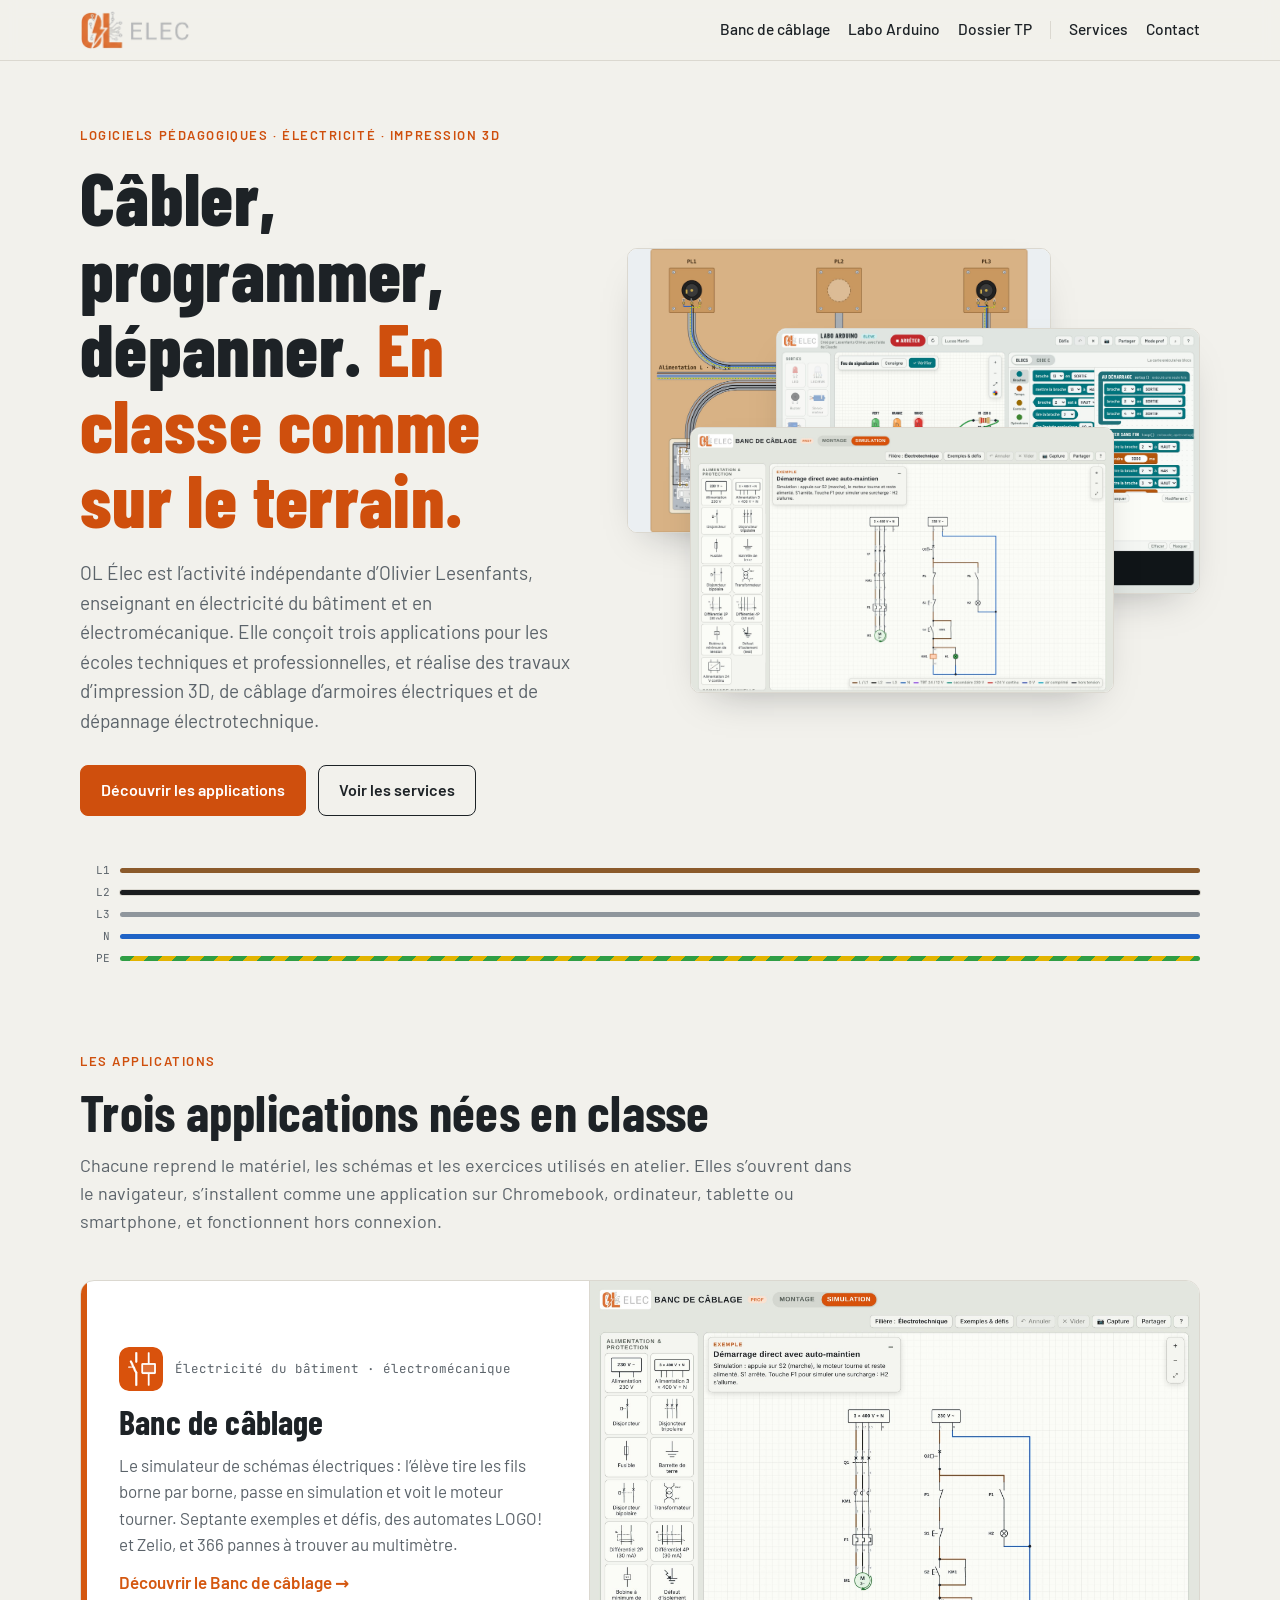
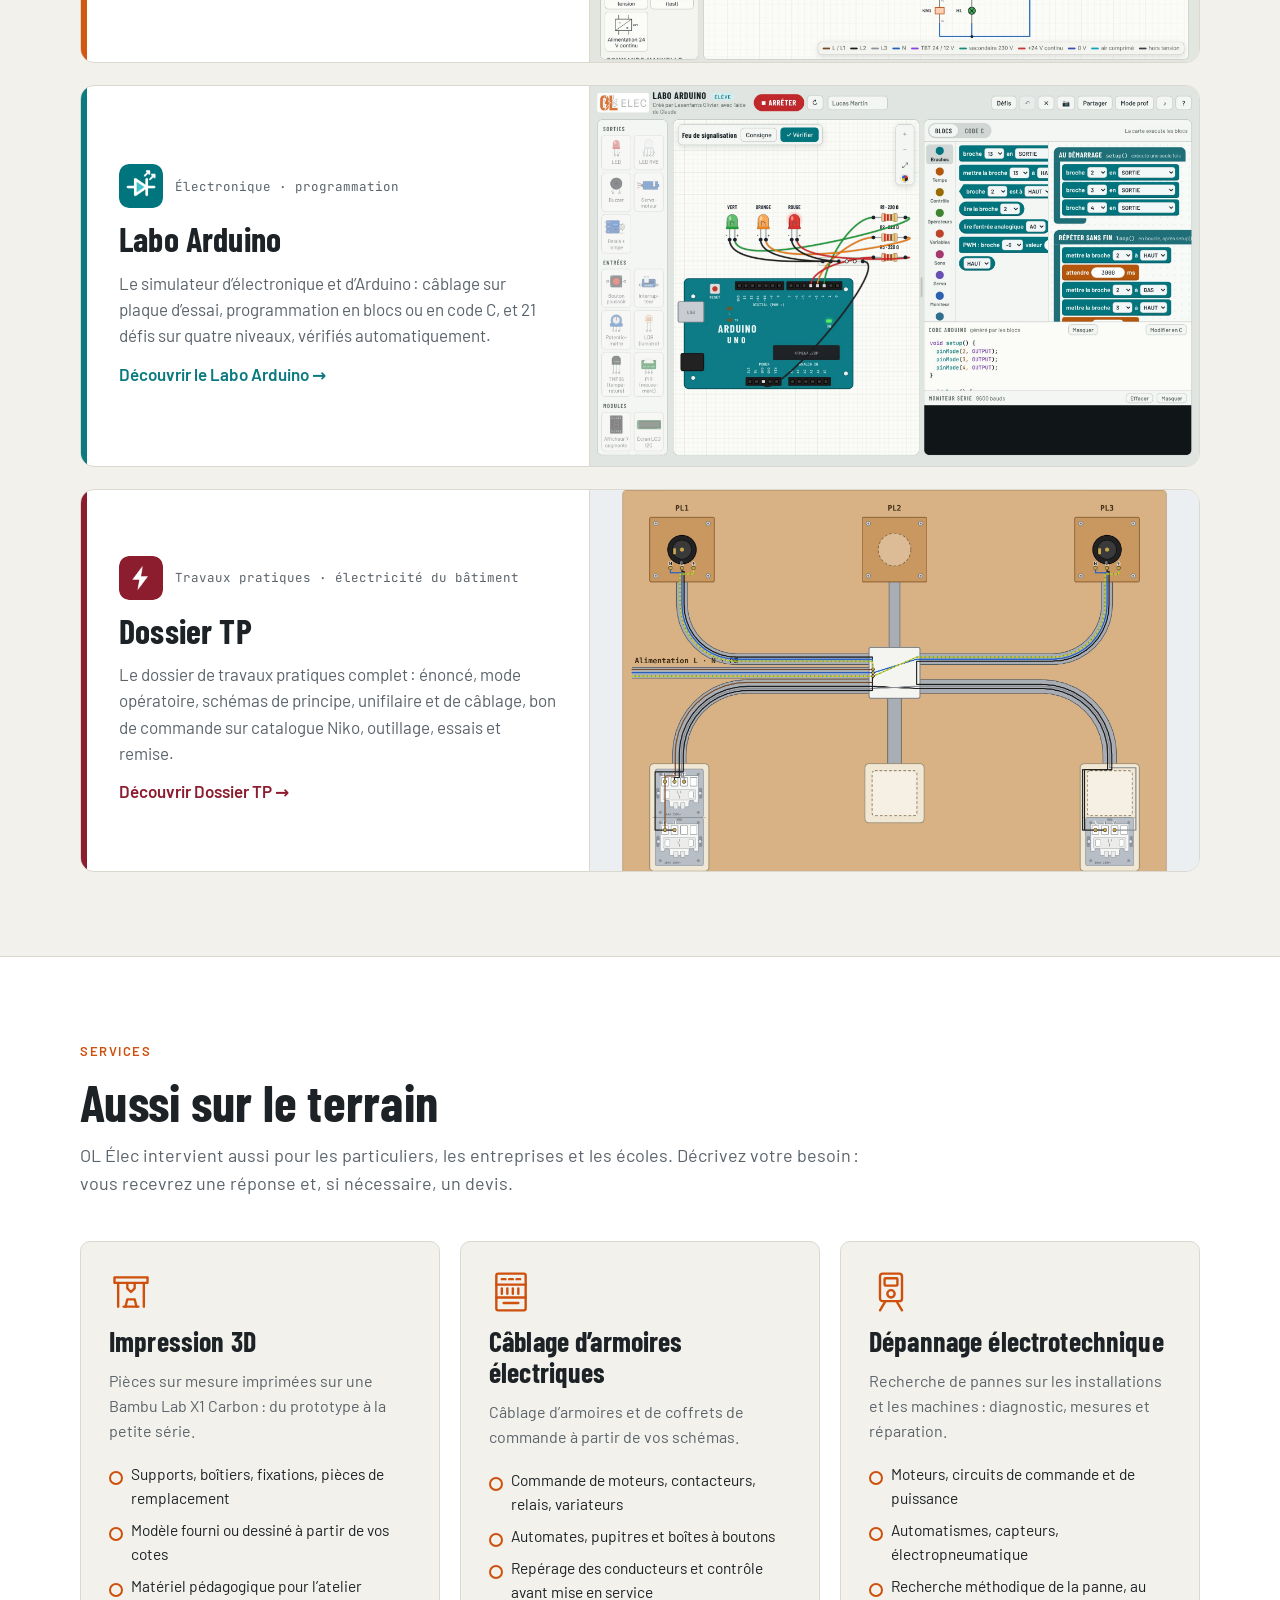
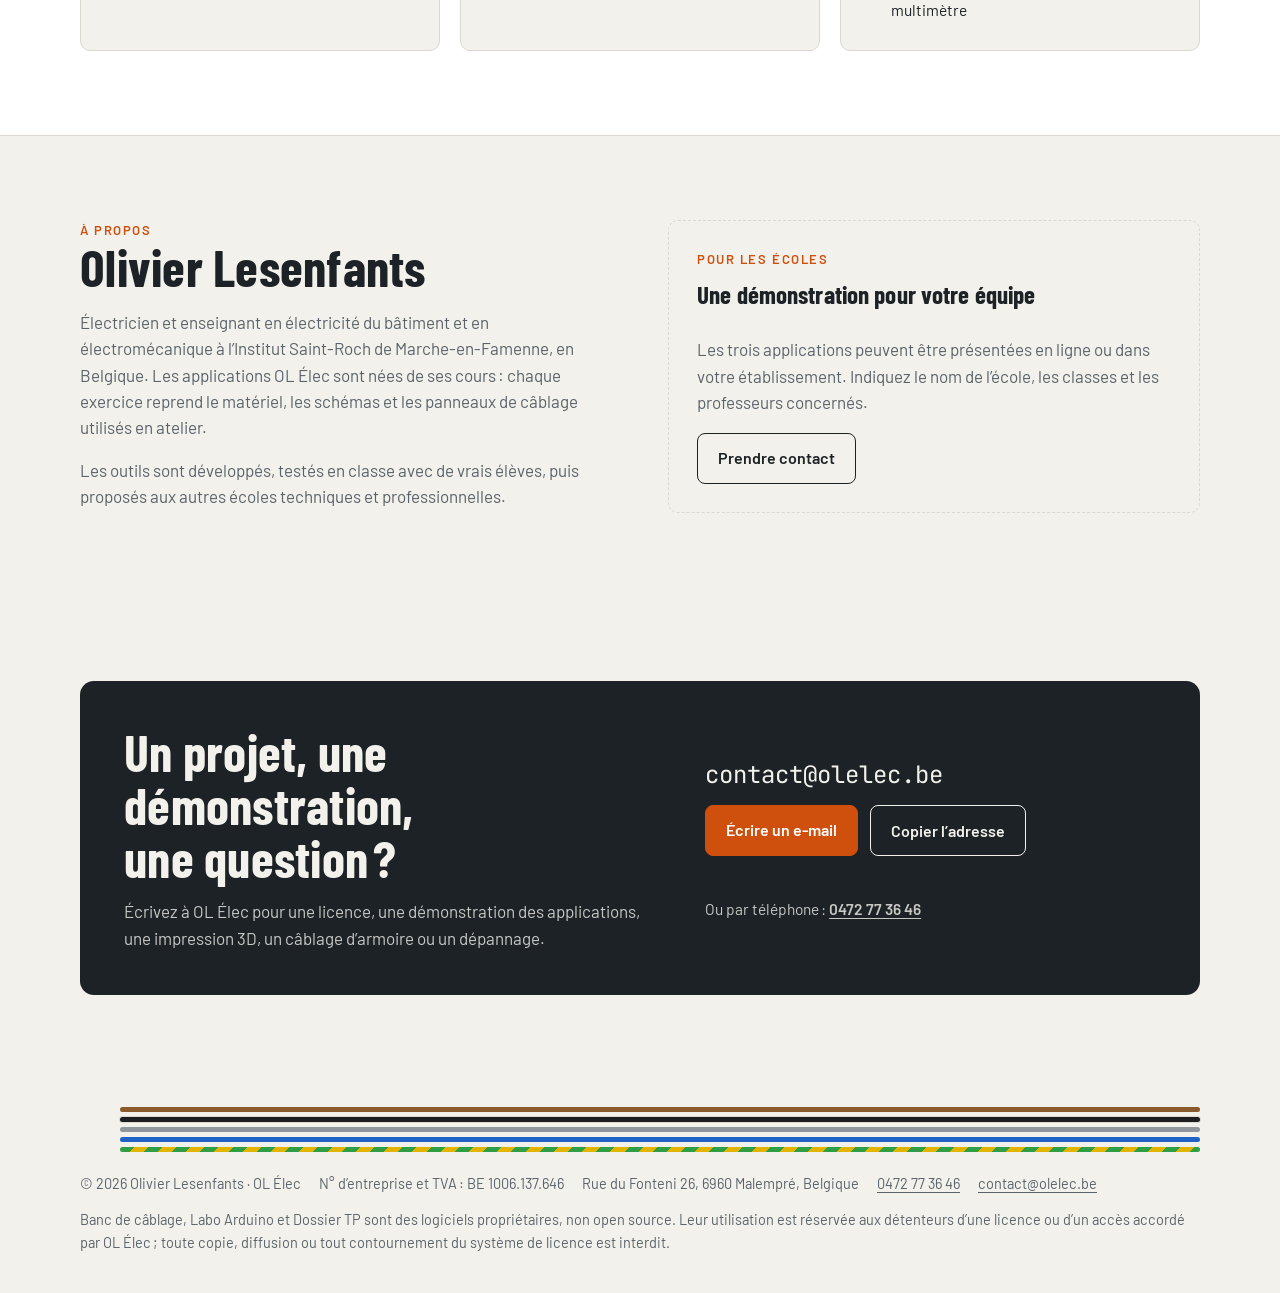
<file: index.html>
<!doctype html>
<html lang="fr-BE">
<head>
<meta charset="utf-8">
<meta name="viewport" content="width=device-width, initial-scale=1, viewport-fit=cover">
<title>OL Élec</title>
<meta name="description" content="OL Élec : logiciels pédagogiques pour l’électricité et l’électronique (Banc de câblage, Labo Arduino, Dossier TP), impression 3D, câblage d’armoires électriques et dépannage électrotechnique.">
<link rel="icon" type="image/png" href="img/icon-banc.png">
<link rel="preconnect" href="https://fonts.googleapis.com">
<link rel="preconnect" href="https://fonts.gstatic.com" crossorigin>
<link rel="stylesheet" href="https://fonts.googleapis.com/css2?family=Barlow:wght@400;500;600&family=Barlow+Condensed:wght@600;700;800&family=JetBrains+Mono:wght@500&display=swap">
<link rel="stylesheet" href="css/site.css?v=4">
</head>
<body class="">

<header class="top">
  <div class="wrap">
    <a class="brand" href="index.html" aria-label="OL Élec, page d’accueil"><img src="img/olelec-logo.png?v=4" width="447" height="162" alt="OL Élec"></a>
    <nav class="nav" aria-label="Pages">
      <a href="banc-de-cablage.html">Banc de câblage</a>
      <a href="labo-arduino.html">Labo Arduino</a>
      <a href="dossier-tp.html">Dossier TP</a>
      <span class="sep" aria-hidden="true"></span>
      <a href="index.html#services">Services</a>
      <a href="#contact">Contact</a>
    </nav>
  </div>
</header>

<main>

<div class="hero">
  <div class="wrap">
    <div>
      <div class="eyebrow">Logiciels pédagogiques · électricité · impression 3D</div>
      <h1>Câbler, programmer, dépanner. <em>En classe comme sur le terrain.</em></h1>
      <p class="lead">OL Élec est l’activité indépendante d’Olivier Lesenfants, enseignant en électricité du bâtiment et en électromécanique. Elle conçoit trois applications pour les écoles techniques et professionnelles, et réalise des travaux d’impression 3D, de câblage d’armoires électriques et de dépannage électrotechnique.</p>
      <div class="ctas">
        <a class="btn primary" href="#apps">Découvrir les applications</a>
        <a class="btn" href="#services">Voir les services</a>
      </div>
    </div>
    <div class="stack" aria-hidden="true">
      <div class="shot s1"><img src="img/dossier-cablage.jpg" width="2160" height="1446" alt=""></div>
      <div class="shot s2"><img src="img/labo-blocs.jpg" width="2160" height="1350" alt=""></div>
      <div class="shot s3"><img src="img/direct.jpg?v=2" width="2160" height="1350" alt=""></div>
    </div>
  </div>
</div>

<div class="harness" aria-hidden="true">
  <div class="wrap">
    <div class="wire w1"><span>L1</span><i></i></div>
    <div class="wire w2"><span>L2</span><i></i></div>
    <div class="wire w3"><span>L3</span><i></i></div>
    <div class="wire w4"><span>N</span><i></i></div>
    <div class="wire w5"><span>PE</span><i></i></div>
  </div>
</div>

<section id="apps">
  <div class="wrap">
    <div class="sec-head">
      <div class="eyebrow">Les applications</div>
      <h2>Trois applications nées en classe</h2>
      <p>Chacune reprend le matériel, les schémas et les exercices utilisés en atelier. Elles s’ouvrent dans le navigateur, s’installent comme une application sur Chromebook, ordinateur, tablette ou smartphone, et fonctionnent hors connexion.</p>
    </div>
    <div class="apps">
      <a class="app-card c-banc" href="banc-de-cablage.html">
        <div class="txt">
          <div class="app-id"><img src="img/icon-banc.png" width="128" height="128" alt=""><span class="who">Électricité du bâtiment · électromécanique</span></div>
          <h3>Banc de câblage</h3>
          <p>Le simulateur de schémas électriques : l’élève tire les fils borne par borne, passe en simulation et voit le moteur tourner. Septante exemples et défis, des automates LOGO! et Zelio, et 366 pannes à trouver au multimètre.</p>
          <span class="go">Découvrir le Banc de câblage →</span>
        </div>
        <div class="pic"><img src="img/direct.jpg?v=2" width="2160" height="1350" alt="Le Banc de câblage en simulation : démarrage direct d’un moteur."></div>
      </a>
      <a class="app-card c-labo" href="labo-arduino.html">
        <div class="txt">
          <div class="app-id"><img src="img/icon-labo.png" width="128" height="128" alt=""><span class="who">Électronique · programmation</span></div>
          <h3>Labo Arduino</h3>
          <p>Le simulateur d’électronique et d’Arduino : câblage sur plaque d’essai, programmation en blocs ou en code C, et 21 défis sur quatre niveaux, vérifiés automatiquement.</p>
          <span class="go">Découvrir le Labo Arduino →</span>
        </div>
        <div class="pic"><img src="img/labo-blocs.jpg" width="2160" height="1350" alt="Le Labo Arduino : un feu de signalisation câblé et programmé en blocs."></div>
      </a>
      <a class="app-card c-dossier" href="dossier-tp.html">
        <div class="txt">
          <div class="app-id"><img src="img/icon-dossier.png" width="128" height="128" alt=""><span class="who">Travaux pratiques · électricité du bâtiment</span></div>
          <h3>Dossier TP</h3>
          <p>Le dossier de travaux pratiques complet : énoncé, mode opératoire, schémas de principe, unifilaire et de câblage, bon de commande sur catalogue Niko, outillage, essais et remise.</p>
          <span class="go">Découvrir Dossier TP →</span>
        </div>
        <div class="pic"><img src="img/dossier-cablage.jpg" width="2160" height="1446" alt="Dossier TP : schéma de câblage d’un va-et-vient et d’un simple allumage sur la planche."></div>
      </a>
    </div>
  </div>
</section>

<section id="services" class="band">
  <div class="wrap">
    <div class="sec-head">
      <div class="eyebrow" style="color:var(--accent)">Services</div>
      <h2>Aussi sur le terrain</h2>
      <p>OL Élec intervient aussi pour les particuliers, les entreprises et les écoles. Décrivez votre besoin : vous recevrez une réponse et, si nécessaire, un devis.</p>
    </div>
    <div class="services">
      <div class="svc">
        <svg viewBox="0 0 48 48" fill="none" stroke="currentColor" stroke-width="2.6" stroke-linejoin="round" stroke-linecap="round" aria-hidden="true"><path d="M6 8h36v6H6z"/><path d="M10 14v26M38 14v26"/><path d="M20 14v6l4 4 4-4v-6"/><path d="M16 40h16"/><path d="M18 40l2-8h8l2 8"/></svg>
        <h3>Impression 3D</h3>
        <p>Pièces sur mesure imprimées sur une Bambu Lab X1 Carbon : du prototype à la petite série.</p>
        <ul class="ticks">
          <li>Supports, boîtiers, fixations, pièces de remplacement</li>
          <li>Modèle fourni ou dessiné à partir de vos cotes</li>
          <li>Matériel pédagogique pour l’atelier</li>
        </ul>
      </div>
      <div class="svc">
        <svg viewBox="0 0 48 48" fill="none" stroke="currentColor" stroke-width="2.6" stroke-linejoin="round" stroke-linecap="round" aria-hidden="true"><rect x="8" y="4" width="32" height="40" rx="2"/><path d="M8 16h32M8 30h32"/><path d="M14 10h4M22 10h4M30 10h4"/><path d="M14 20v6M20 20v6M26 20v6M32 20v6"/><path d="M16 36h16"/></svg>
        <h3>Câblage d’armoires électriques</h3>
        <p>Câblage d’armoires et de coffrets de commande à partir de vos schémas.</p>
        <ul class="ticks">
          <li>Commande de moteurs, contacteurs, relais, variateurs</li>
          <li>Automates, pupitres et boîtes à boutons</li>
          <li>Repérage des conducteurs et contrôle avant mise en service</li>
        </ul>
      </div>
      <div class="svc">
        <svg viewBox="0 0 48 48" fill="none" stroke="currentColor" stroke-width="2.6" stroke-linejoin="round" stroke-linecap="round" aria-hidden="true"><rect x="12" y="4" width="24" height="30" rx="3"/><rect x="17" y="9" width="14" height="8" rx="1"/><circle cx="24" cy="26" r="4"/><path d="M18 34l-6 10M30 34l6 10"/></svg>
        <h3>Dépannage électrotechnique</h3>
        <p>Recherche de pannes sur les installations et les machines : diagnostic, mesures et réparation.</p>
        <ul class="ticks">
          <li>Moteurs, circuits de commande et de puissance</li>
          <li>Automatismes, capteurs, électropneumatique</li>
          <li>Recherche méthodique de la panne, au multimètre</li>
        </ul>
      </div>
    </div>
  </div>
</section>

<section id="apropos" class="about">
  <div class="wrap">
    <div>
      <div class="eyebrow">À propos</div>
      <h2>Olivier Lesenfants</h2>
      <p>Électricien et enseignant en électricité du bâtiment et en électromécanique à l’Institut Saint-Roch de Marche-en-Famenne, en Belgique. Les applications OL Élec sont nées de ses cours : chaque exercice reprend le matériel, les schémas et les panneaux de câblage utilisés en atelier.</p>
      <p>Les outils sont développés, testés en classe avec de vrais élèves, puis proposés aux autres écoles techniques et professionnelles.</p>
    </div>
    <div class="callout">
      <div class="eyebrow" style="color:var(--accent)">Pour les écoles</div>
      <h3>Une démonstration pour votre équipe</h3>
      <p>Les trois applications peuvent être présentées en ligne ou dans votre établissement. Indiquez le nom de l’école, les classes et les professeurs concernés.</p>
      <div class="ctas" style="margin-top:6px"><a class="btn" href="#contact">Prendre contact</a></div>
    </div>
  </div>
</section>

<section id="contact" class="contact">
  <div class="wrap">
    <div class="box">
      <div>
        <h2>Un projet, une démonstration, une question ?</h2>
        <p>Écrivez à OL Élec pour une licence, une démonstration des applications, une impression 3D, un câblage d’armoire ou un dépannage.</p>
      </div>
      <div class="mail">
        <code id="mailAddr">contact@olelec.be</code>
        <div class="ctas" style="margin-top:0">
          <a class="btn primary" href="mailto:contact@olelec.be?subject=OL%20%C3%89lec">Écrire un e-mail</a>
          <button class="btn" id="copyMail" type="button">Copier l’adresse</button>
        </div>
        <div class="copied" id="copied" aria-live="polite"></div>
        <p class="tel">Ou par téléphone : <a href="tel:+32472773646">0472 77 36 46</a></p>
      </div>
    </div>
  </div>
</section>
</main>

<footer>
  <div class="harness" aria-hidden="true" style="padding:0 0 20px">
    <div class="wrap">
      <div class="wire w1"><span></span><i></i></div><div class="wire w2"><span></span><i></i></div><div class="wire w3"><span></span><i></i></div><div class="wire w4"><span></span><i></i></div><div class="wire w5"><span></span><i></i></div>
    </div>
  </div>
  <div class="wrap">
    <div class="legal">
      <span>© 2026 Olivier Lesenfants · OL Élec</span>
      <span>N° d’entreprise et TVA : BE 1006.137.646</span>
      <span>Rue du Fonteni 26, 6960 Malempré, Belgique</span>
      <span><a href="tel:+32472773646">0472 77 36 46</a></span>
      <span><a href="mailto:contact@olelec.be">contact@olelec.be</a></span>
    </div>
    <p>Banc de câblage, Labo Arduino et Dossier TP sont des logiciels propriétaires, non open source. Leur utilisation est réservée aux détenteurs d’une licence ou d’un accès accordé par OL Élec ; toute copie, diffusion ou tout contournement du système de licence est interdit.</p>
  </div>
</footer>

<script>
(function(){
  var b = document.getElementById('copyMail'), out = document.getElementById('copied'), addr = 'contact@olelec.be';
  if(!b) return;
  b.addEventListener('click', function(){
    var done = function(){ out.textContent = 'Adresse copiée.'; };
    var fail = function(){ var r = document.createRange(); r.selectNodeContents(document.getElementById('mailAddr')); var s = window.getSelection(); s.removeAllRanges(); s.addRange(r); out.textContent = 'Adresse sélectionnée : copiez-la avec Ctrl+C.'; };
    try{ navigator.clipboard.writeText(addr).then(done, fail); }catch(e){ fail(); }
  });
})();
</script>
</body>
</html>
</file>
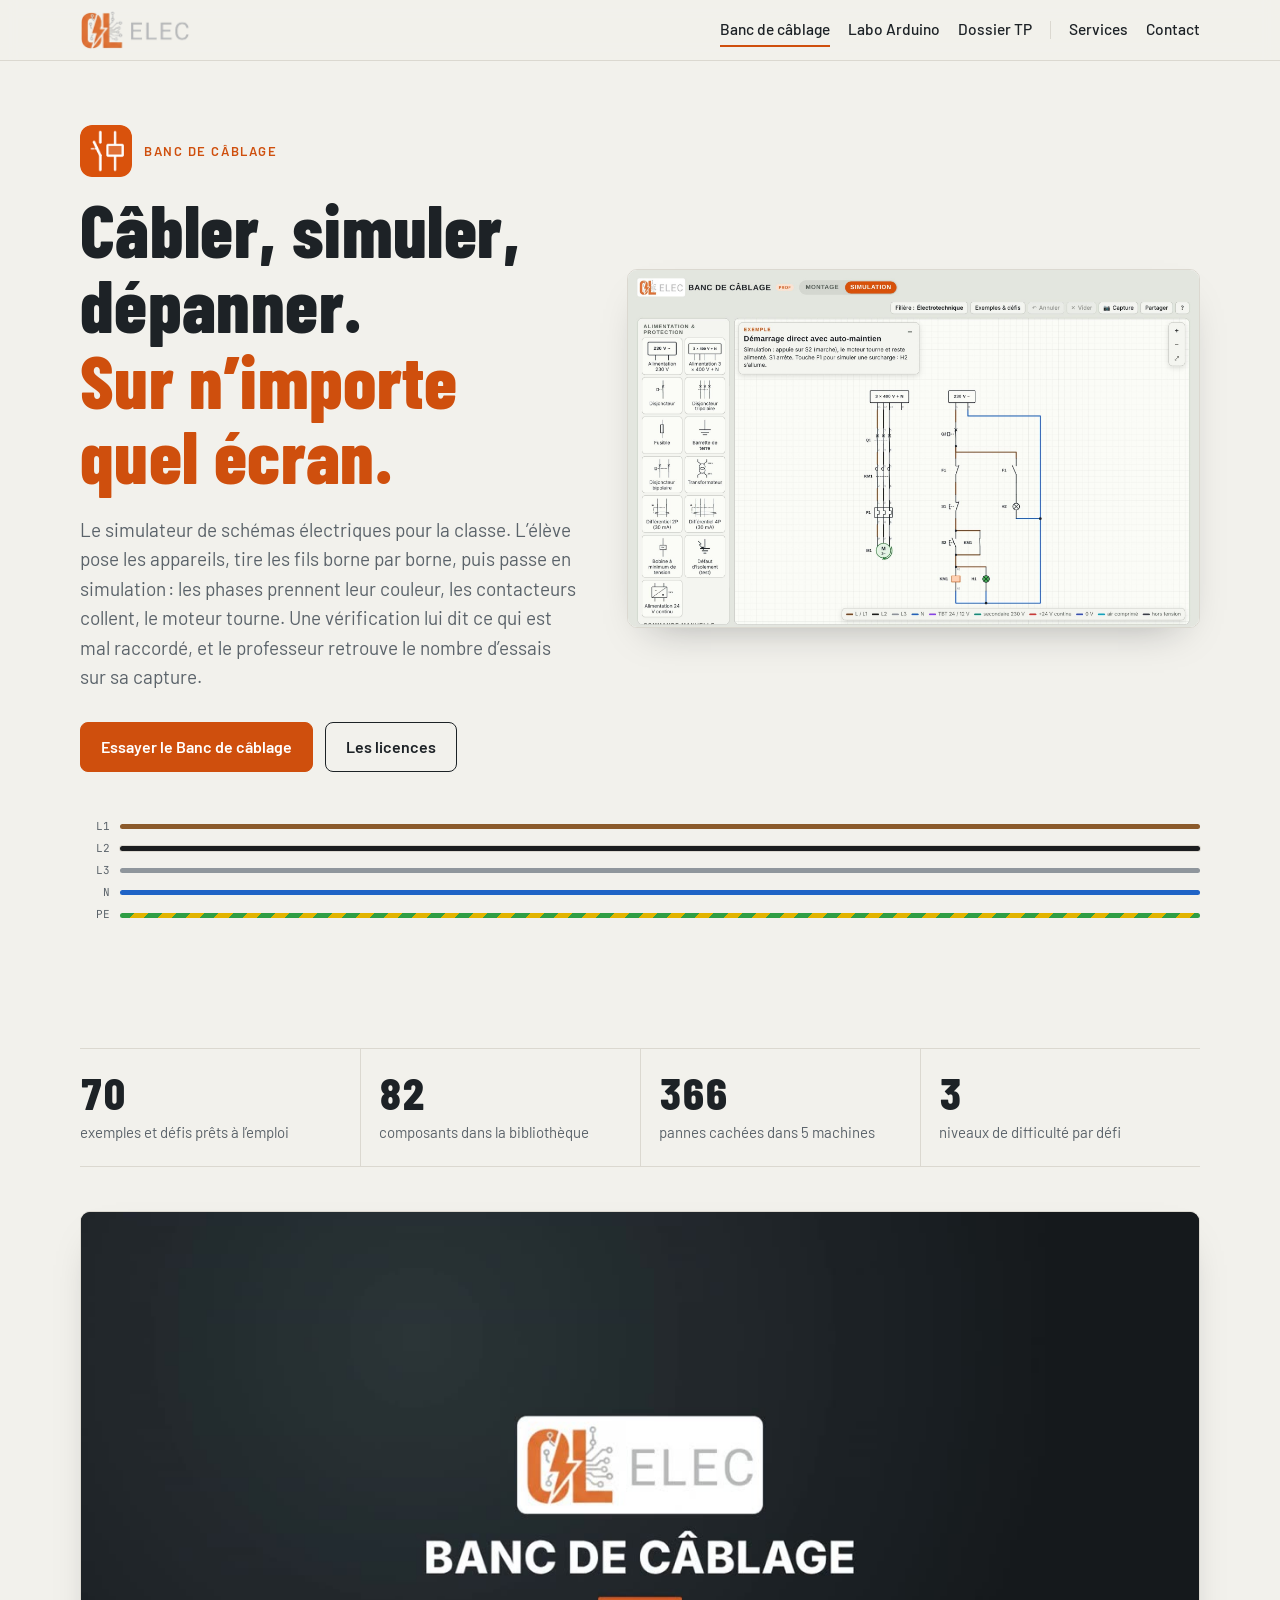
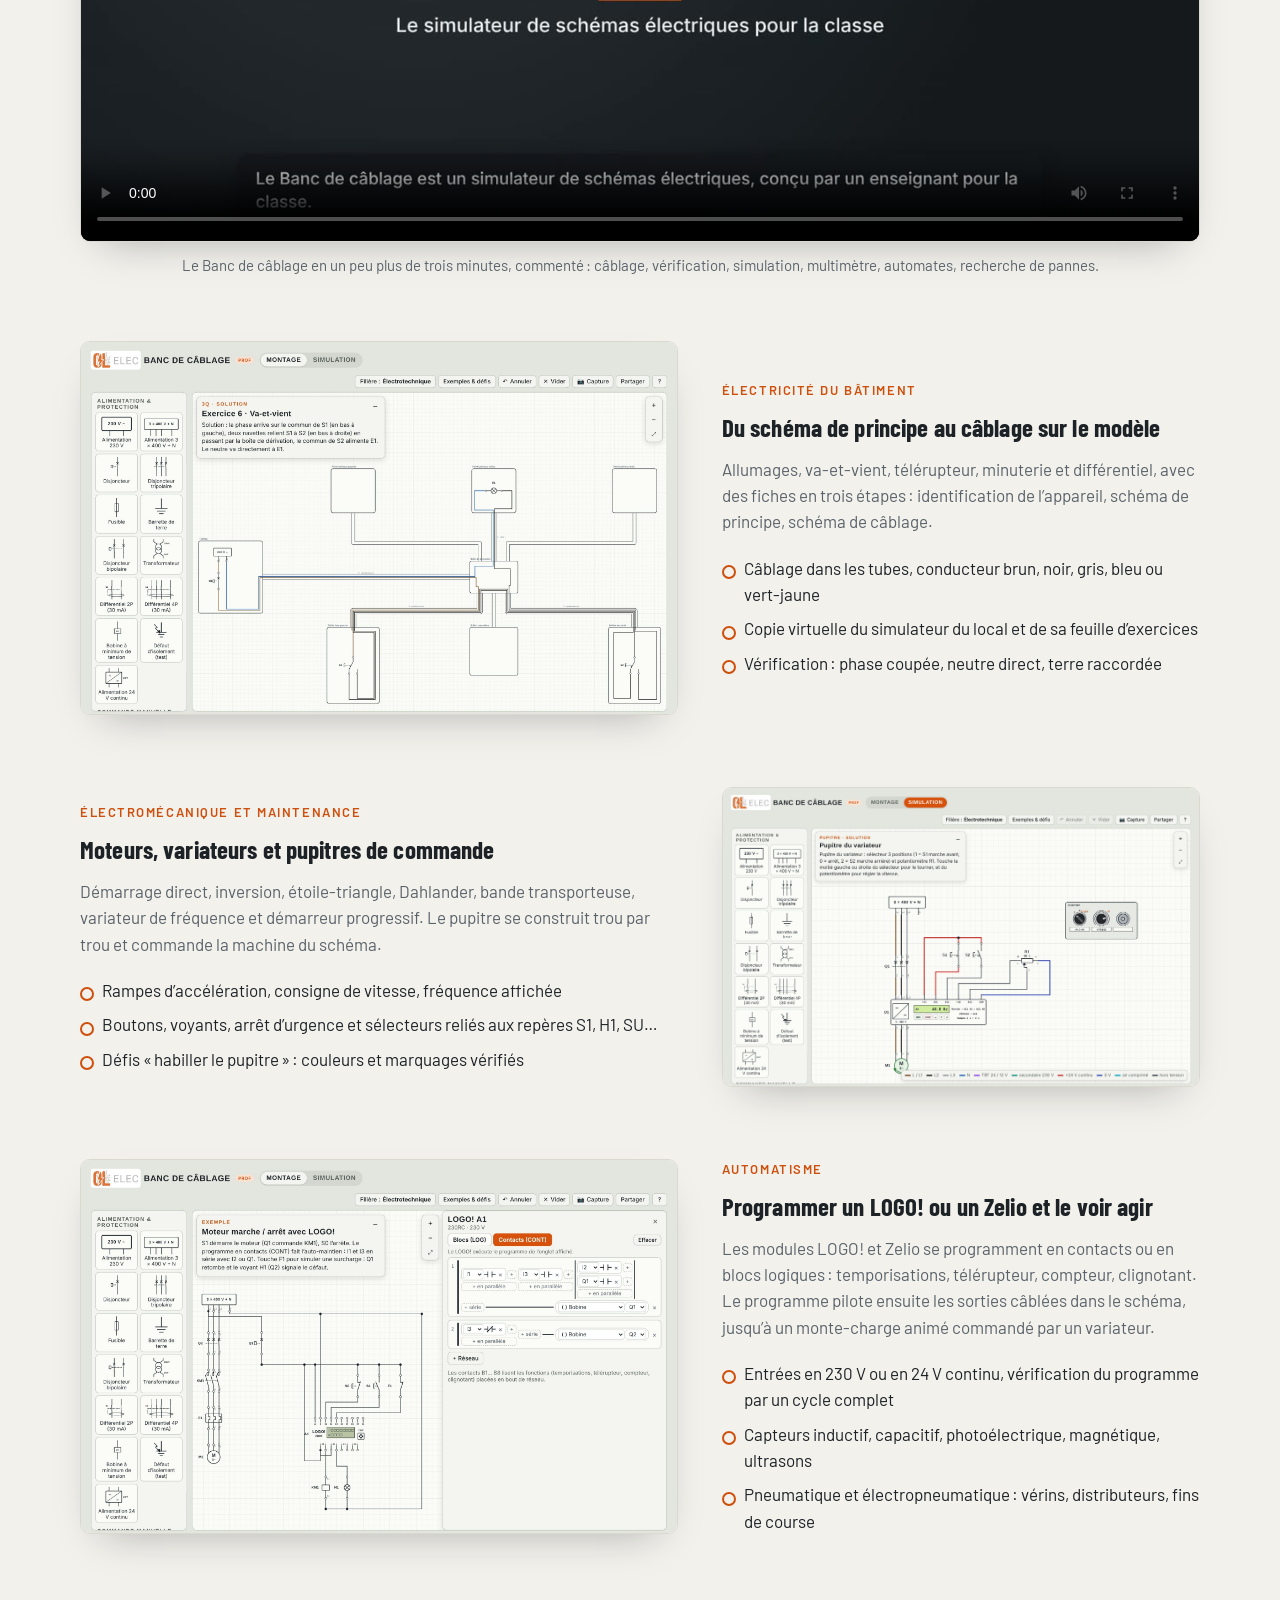
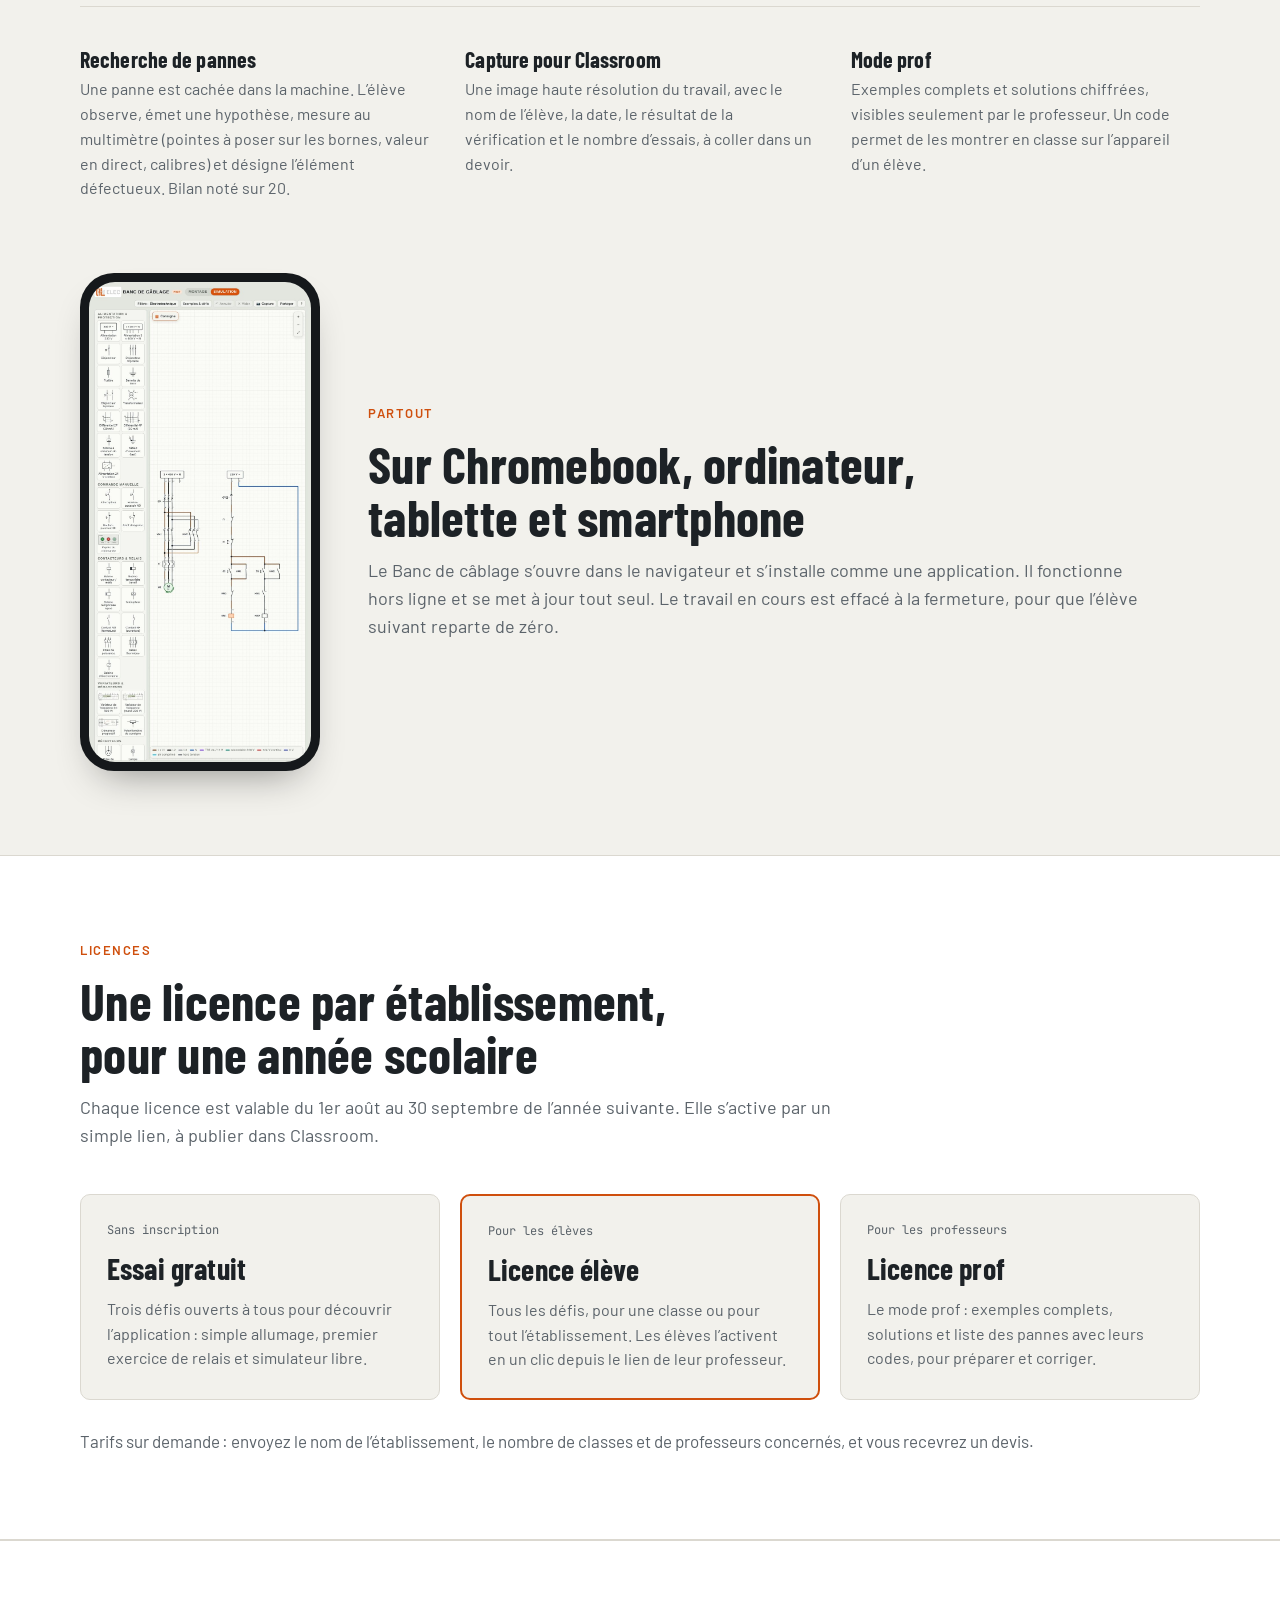
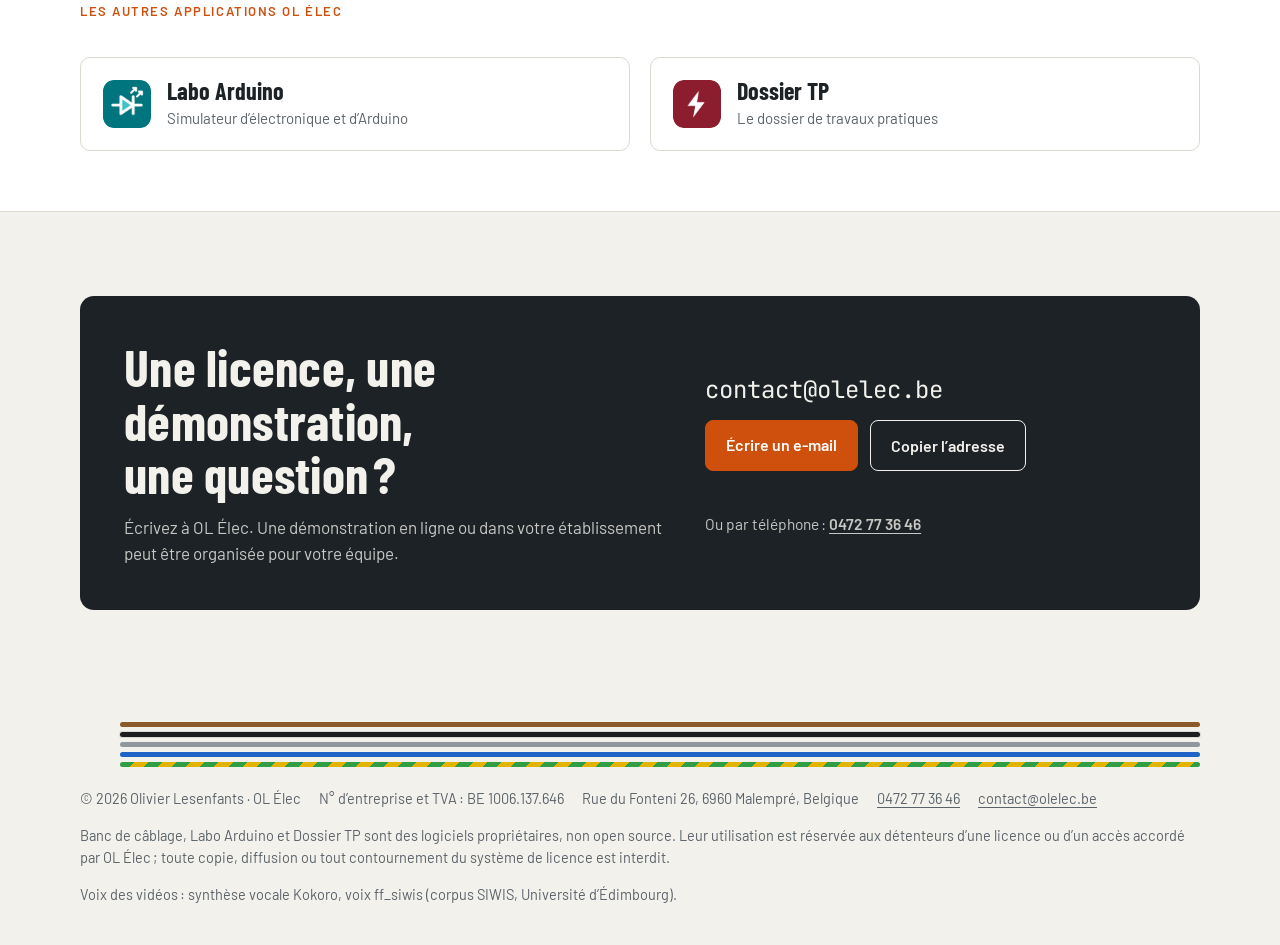
<file: banc-de-cablage.html>
<!doctype html>
<html lang="fr-BE">
<head>
<meta charset="utf-8">
<meta name="viewport" content="width=device-width, initial-scale=1, viewport-fit=cover">
<title>Banc de câblage · OL Élec</title>
<meta name="description" content="Le Banc de câblage, simulateur de schémas électriques pour la classe : câblage borne par borne, simulation, vérification, recherche de pannes, automates LOGO! et Zelio.">
<link rel="icon" type="image/png" href="img/icon-banc.png">
<link rel="preconnect" href="https://fonts.googleapis.com">
<link rel="preconnect" href="https://fonts.gstatic.com" crossorigin>
<link rel="stylesheet" href="https://fonts.googleapis.com/css2?family=Barlow:wght@400;500;600&family=Barlow+Condensed:wght@600;700;800&family=JetBrains+Mono:wght@500&display=swap">
<link rel="stylesheet" href="css/site.css?v=4">
</head>
<body class="p-banc">

<header class="top">
  <div class="wrap">
    <a class="brand" href="index.html" aria-label="OL Élec, page d’accueil"><img src="img/olelec-logo.png?v=4" width="447" height="162" alt="OL Élec"></a>
    <nav class="nav" aria-label="Pages">
      <a href="banc-de-cablage.html" aria-current="page">Banc de câblage</a>
      <a href="labo-arduino.html">Labo Arduino</a>
      <a href="dossier-tp.html">Dossier TP</a>
      <span class="sep" aria-hidden="true"></span>
      <a href="index.html#services">Services</a>
      <a href="#contact">Contact</a>
    </nav>
  </div>
</header>

<main>

<div class="hero">
  <div class="wrap">
    <div>
      <div class="app-id"><img src="img/icon-banc.png" width="128" height="128" alt=""><div class="eyebrow">Banc de câblage</div></div>
      <h1>Câbler, simuler, dépanner. <em>Sur n’importe quel écran.</em></h1>
      <p class="lead">Le simulateur de schémas électriques pour la classe. L’élève pose les appareils, tire les fils borne par borne, puis passe en simulation : les phases prennent leur couleur, les contacteurs collent, le moteur tourne. Une vérification lui dit ce qui est mal raccordé, et le professeur retrouve le nombre d’essais sur sa capture.</p>
      <div class="ctas">
        <a class="btn primary" href="https://olivier7887.github.io/banc-de-cablage/" target="_blank" rel="noopener">Essayer le Banc de câblage</a>
        <a class="btn" href="#licences">Les licences</a>
      </div>
    </div>
    <div class="shot"><img src="img/direct.jpg?v=2" width="2160" height="1350" alt="Le Banc de câblage en simulation : démarrage direct d’un moteur, le moteur M1 tourne, la bobine KM1 et le voyant H1 sont alimentés."></div>
  </div>
</div>

<div class="harness" aria-hidden="true">
  <div class="wrap">
    <div class="wire w1"><span>L1</span><i></i></div>
    <div class="wire w2"><span>L2</span><i></i></div>
    <div class="wire w3"><span>L3</span><i></i></div>
    <div class="wire w4"><span>N</span><i></i></div>
    <div class="wire w5"><span>PE</span><i></i></div>
  </div>
</div>

<section id="banc">
  <div class="wrap">
    <div class="facts">
      <div class="fact"><b>70</b><span>exemples et défis prêts à l’emploi</span></div>
      <div class="fact"><b>82</b><span>composants dans la bibliothèque</span></div>
      <div class="fact"><b>366</b><span>pannes cachées dans 5 machines</span></div>
      <div class="fact"><b>3</b><span>niveaux de difficulté par défi</span></div>
    </div>

    <figure class="vid">
      <div class="shot"><video controls preload="metadata" playsinline poster="img/video-poster.jpg" width="1920" height="1080"><source src="video/banc-de-cablage.mp4" type="video/mp4">Votre navigateur ne lit pas cette vidéo : <a href="video/banc-de-cablage.mp4">téléchargez-la</a>.</video></div>
      <figcaption>Le Banc de câblage en un peu plus de trois minutes, commenté : câblage, vérification, simulation, multimètre, automates, recherche de pannes.</figcaption>
    </figure>

    <div class="rows">
      <div class="row">
        <div class="shot"><img src="img/modele3q.jpg?v=2" width="2160" height="1350" alt="Exercice 3Q de va-et-vient câblé sur le modèle de la classe : conducteurs colorés dans les tubes entre les boîtiers, la boîte de dérivation et les points lumineux."></div>
        <div class="txt">
          <div class="eyebrow">Électricité du bâtiment</div>
          <h3>Du schéma de principe au câblage sur le modèle</h3>
          <p>Allumages, va-et-vient, télérupteur, minuterie et différentiel, avec des fiches en trois étapes : identification de l’appareil, schéma de principe, schéma de câblage.</p>
          <ul class="ticks">
            <li>Câblage dans les tubes, conducteur brun, noir, gris, bleu ou vert-jaune</li>
            <li>Copie virtuelle du simulateur du local et de sa feuille d’exercices</li>
            <li>Vérification : phase coupée, neutre direct, terre raccordée</li>
          </ul>
        </div>
      </div>
      <div class="row flip">
        <div class="shot"><img src="img/variateur.jpg?v=2" width="2160" height="1350" alt="Variateur de fréquence en simulation à 40 Hz, commandé depuis un pupitre avec un sélecteur trois positions et un potentiomètre de vitesse."></div>
        <div class="txt">
          <div class="eyebrow">Électromécanique et maintenance</div>
          <h3>Moteurs, variateurs et pupitres de commande</h3>
          <p>Démarrage direct, inversion, étoile-triangle, Dahlander, bande transporteuse, variateur de fréquence et démarreur progressif. Le pupitre se construit trou par trou et commande la machine du schéma.</p>
          <ul class="ticks">
            <li>Rampes d’accélération, consigne de vitesse, fréquence affichée</li>
            <li>Boutons, voyants, arrêt d’urgence et sélecteurs reliés aux repères S1, H1, SU…</li>
            <li>Défis « habiller le pupitre » : couleurs et marquages vérifiés</li>
          </ul>
        </div>
      </div>
      <div class="row">
        <div class="shot"><img src="img/logo.jpg?v=2" width="2160" height="1350" alt="Programmation d’un module LOGO! en schéma à contacts, à côté du schéma de commande du moteur."></div>
        <div class="txt">
          <div class="eyebrow">Automatisme</div>
          <h3>Programmer un LOGO! ou un Zelio et le voir agir</h3>
          <p>Les modules LOGO! et Zelio se programment en contacts ou en blocs logiques : temporisations, télérupteur, compteur, clignotant. Le programme pilote ensuite les sorties câblées dans le schéma, jusqu’à un monte-charge animé commandé par un variateur.</p>
          <ul class="ticks">
            <li>Entrées en 230 V ou en 24 V continu, vérification du programme par un cycle complet</li>
            <li>Capteurs inductif, capacitif, photoélectrique, magnétique, ultrasons</li>
            <li>Pneumatique et électropneumatique : vérins, distributeurs, fins de course</li>
          </ul>
        </div>
      </div>
    </div>

    <div class="also">
      <div><h3>Recherche de pannes</h3><p>Une panne est cachée dans la machine. L’élève observe, émet une hypothèse, mesure au multimètre (pointes à poser sur les bornes, valeur en direct, calibres) et désigne l’élément défectueux. Bilan noté sur 20.</p></div>
      <div><h3>Capture pour Classroom</h3><p>Une image haute résolution du travail, avec le nom de l’élève, la date, le résultat de la vérification et le nombre d’essais, à coller dans un devoir.</p></div>
      <div><h3>Mode prof</h3><p>Exemples complets et solutions chiffrées, visibles seulement par le professeur. Un code permet de les montrer en classe sur l’appareil d’un élève.</p></div>
    </div>

    <div class="phone-row">
      <div class="phone"><img src="img/mobile.jpg?v=2" width="780" height="1688" alt="Le Banc de câblage sur un smartphone : inversion du sens de marche en simulation."></div>
      <div class="sec-head">
        <div class="eyebrow">Partout</div>
        <h2>Sur Chromebook, ordinateur, tablette et smartphone</h2>
        <p>Le Banc de câblage s’ouvre dans le navigateur et s’installe comme une application. Il fonctionne hors ligne et se met à jour tout seul. Le travail en cours est effacé à la fermeture, pour que l’élève suivant reparte de zéro.</p>
      </div>
    </div>
  </div>
</section>

<section id="licences" class="band">
  <div class="wrap">
    <div class="sec-head">
      <div class="eyebrow">Licences</div>
      <h2>Une licence par établissement, pour une année scolaire</h2>
      <p>Chaque licence est valable du 1er août au 30 septembre de l’année suivante. Elle s’active par un simple lien, à publier dans Classroom.</p>
    </div>
    <div class="plans">
      <div class="plan">
        <span class="tag">Sans inscription</span>
        <h3>Essai gratuit</h3>
        <p>Trois défis ouverts à tous pour découvrir l’application : simple allumage, premier exercice de relais et simulateur libre.</p>
      </div>
      <div class="plan key">
        <span class="tag">Pour les élèves</span>
        <h3>Licence élève</h3>
        <p>Tous les défis, pour une classe ou pour tout l’établissement. Les élèves l’activent en un clic depuis le lien de leur professeur.</p>
      </div>
      <div class="plan">
        <span class="tag">Pour les professeurs</span>
        <h3>Licence prof</h3>
        <p>Le mode prof : exemples complets, solutions et liste des pannes avec leurs codes, pour préparer et corriger.</p>
      </div>
    </div>
    <p class="note">Tarifs sur demande : envoyez le nom de l’établissement, le nombre de classes et de professeurs concernés, et vous recevrez un devis.</p>
  </div>
</section>

<section class="band" style="padding-block:60px">
  <div class="wrap">
    <div class="sec-head"><div class="eyebrow" style="color:var(--accent)">Les autres applications OL Élec</div></div>
    <div class="more"><a class="c-labo" href="labo-arduino.html"><img src="img/icon-labo.png" width="128" height="128" alt=""><div><b>Labo Arduino</b><span>Simulateur d’électronique et d’Arduino</span></div></a><a class="c-dossier" href="dossier-tp.html"><img src="img/icon-dossier.png" width="128" height="128" alt=""><div><b>Dossier TP</b><span>Le dossier de travaux pratiques</span></div></a></div>
  </div>
</section>

<section id="contact" class="contact">
  <div class="wrap">
    <div class="box">
      <div>
        <h2>Une licence, une démonstration, une question ?</h2>
        <p>Écrivez à OL Élec. Une démonstration en ligne ou dans votre établissement peut être organisée pour votre équipe.</p>
      </div>
      <div class="mail">
        <code id="mailAddr">contact@olelec.be</code>
        <div class="ctas" style="margin-top:0">
          <a class="btn primary" href="mailto:contact@olelec.be?subject=Banc%20de%20c%C3%A2blage">Écrire un e-mail</a>
          <button class="btn" id="copyMail" type="button">Copier l’adresse</button>
        </div>
        <div class="copied" id="copied" aria-live="polite"></div>
        <p class="tel">Ou par téléphone : <a href="tel:+32472773646">0472 77 36 46</a></p>
      </div>
    </div>
  </div>
</section>
</main>

<footer>
  <div class="harness" aria-hidden="true" style="padding:0 0 20px">
    <div class="wrap">
      <div class="wire w1"><span></span><i></i></div><div class="wire w2"><span></span><i></i></div><div class="wire w3"><span></span><i></i></div><div class="wire w4"><span></span><i></i></div><div class="wire w5"><span></span><i></i></div>
    </div>
  </div>
  <div class="wrap">
    <div class="legal">
      <span>© 2026 Olivier Lesenfants · OL Élec</span>
      <span>N° d’entreprise et TVA : BE 1006.137.646</span>
      <span>Rue du Fonteni 26, 6960 Malempré, Belgique</span>
      <span><a href="tel:+32472773646">0472 77 36 46</a></span>
      <span><a href="mailto:contact@olelec.be">contact@olelec.be</a></span>
    </div>
    <p>Banc de câblage, Labo Arduino et Dossier TP sont des logiciels propriétaires, non open source. Leur utilisation est réservée aux détenteurs d’une licence ou d’un accès accordé par OL Élec ; toute copie, diffusion ou tout contournement du système de licence est interdit.</p>
    <p>Voix des vidéos : synthèse vocale Kokoro, voix ff_siwis (corpus SIWIS, Université d’Édimbourg).</p>
  </div>
</footer>

<script>
(function(){
  var b = document.getElementById('copyMail'), out = document.getElementById('copied'), addr = 'contact@olelec.be';
  if(!b) return;
  b.addEventListener('click', function(){
    var done = function(){ out.textContent = 'Adresse copiée.'; };
    var fail = function(){ var r = document.createRange(); r.selectNodeContents(document.getElementById('mailAddr')); var s = window.getSelection(); s.removeAllRanges(); s.addRange(r); out.textContent = 'Adresse sélectionnée : copiez-la avec Ctrl+C.'; };
    try{ navigator.clipboard.writeText(addr).then(done, fail); }catch(e){ fail(); }
  });
})();
</script>
</body>
</html>
</file>
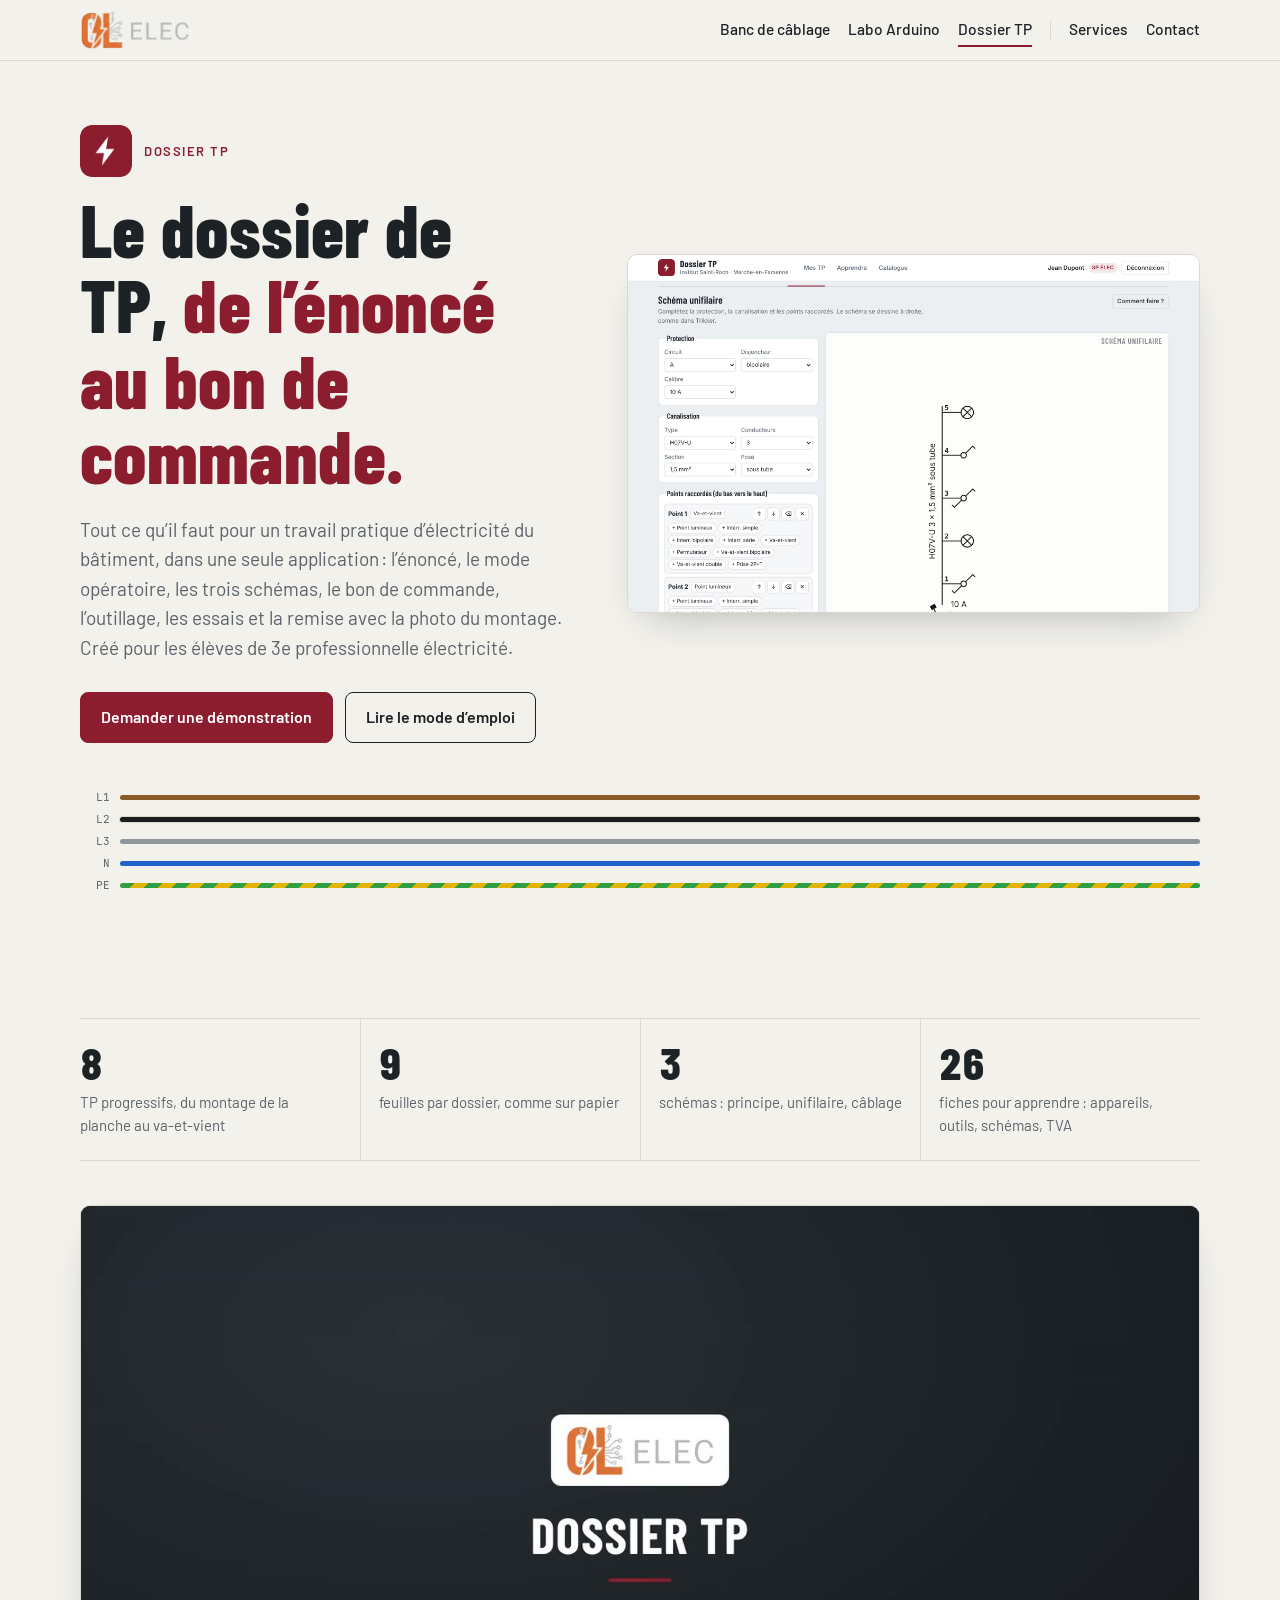
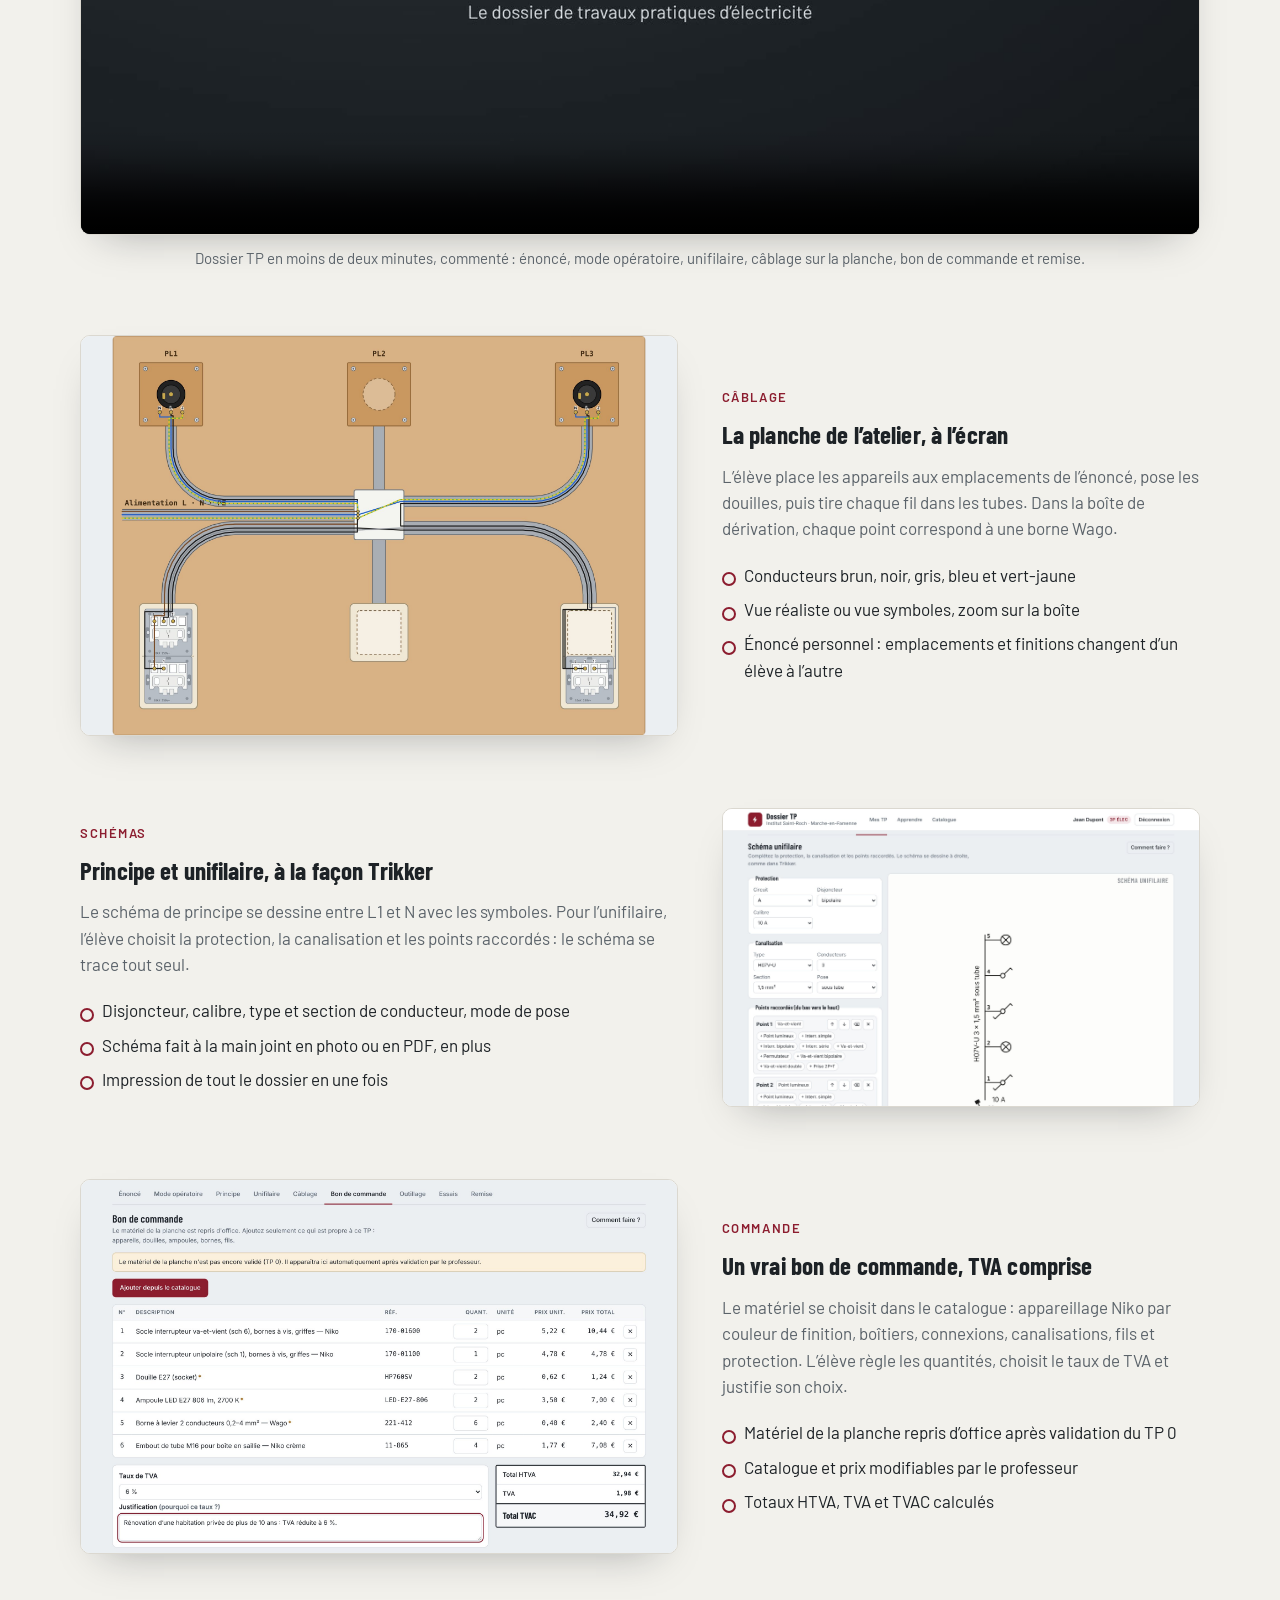
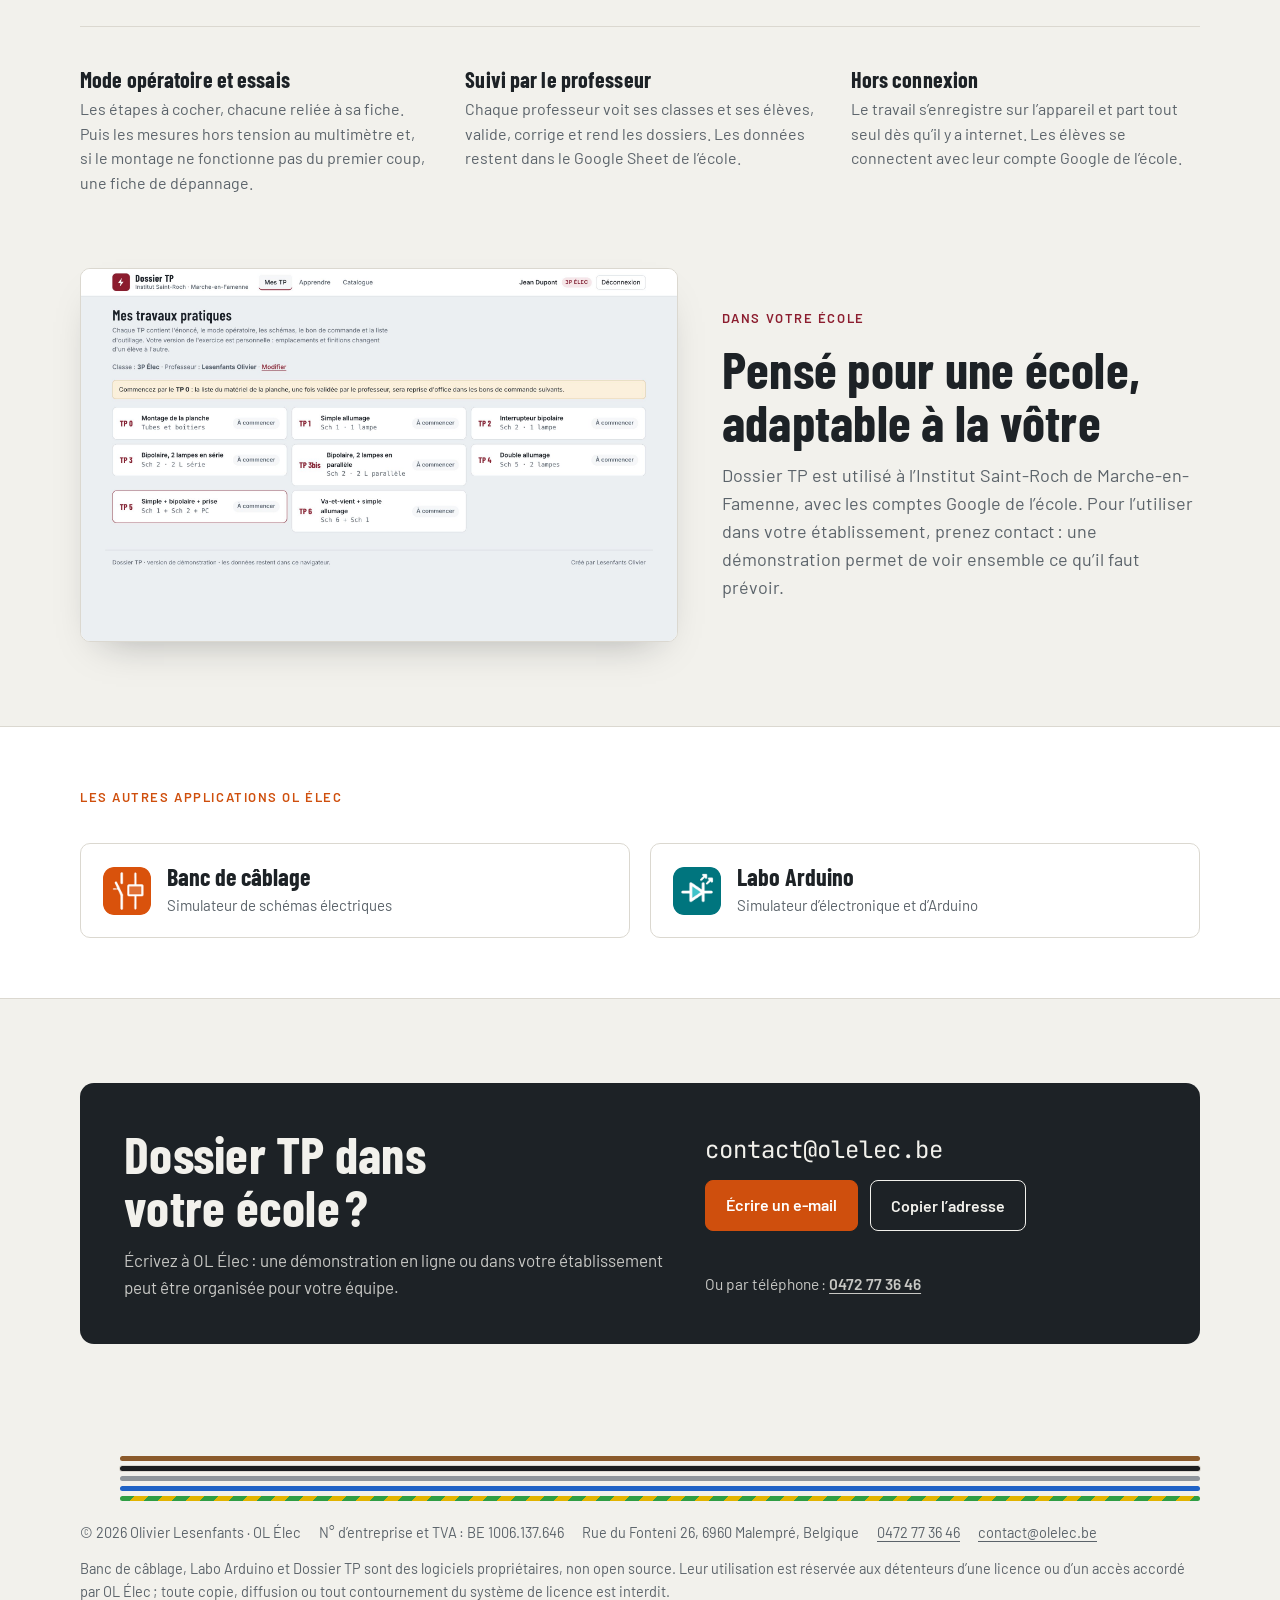
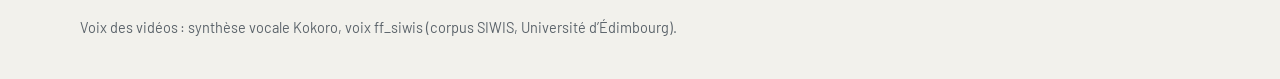
<file: dossier-tp.html>
<!doctype html>
<html lang="fr-BE">
<head>
<meta charset="utf-8">
<meta name="viewport" content="width=device-width, initial-scale=1, viewport-fit=cover">
<title>Dossier TP · OL Élec</title>
<meta name="description" content="Dossier TP, l’app des travaux pratiques d’électricité : énoncé, mode opératoire, schémas de principe, unifilaire et de câblage, bon de commande et outillage.">
<link rel="icon" type="image/png" href="img/icon-dossier.png">
<link rel="preconnect" href="https://fonts.googleapis.com">
<link rel="preconnect" href="https://fonts.gstatic.com" crossorigin>
<link rel="stylesheet" href="https://fonts.googleapis.com/css2?family=Barlow:wght@400;500;600&family=Barlow+Condensed:wght@600;700;800&family=JetBrains+Mono:wght@500&display=swap">
<link rel="stylesheet" href="css/site.css?v=4">
</head>
<body class="p-dossier">

<header class="top">
  <div class="wrap">
    <a class="brand" href="index.html" aria-label="OL Élec, page d’accueil"><img src="img/olelec-logo.png?v=4" width="447" height="162" alt="OL Élec"></a>
    <nav class="nav" aria-label="Pages">
      <a href="banc-de-cablage.html">Banc de câblage</a>
      <a href="labo-arduino.html">Labo Arduino</a>
      <a href="dossier-tp.html" aria-current="page">Dossier TP</a>
      <span class="sep" aria-hidden="true"></span>
      <a href="index.html#services">Services</a>
      <a href="#contact">Contact</a>
    </nav>
  </div>
</header>

<main>

<div class="hero">
  <div class="wrap">
    <div>
      <div class="app-id"><img src="img/icon-dossier.png" width="128" height="128" alt=""><div class="eyebrow">Dossier TP</div></div>
      <h1>Le dossier de TP, <em>de l’énoncé au bon de commande.</em></h1>
      <p class="lead">Tout ce qu’il faut pour un travail pratique d’électricité du bâtiment, dans une seule application : l’énoncé, le mode opératoire, les trois schémas, le bon de commande, l’outillage, les essais et la remise avec la photo du montage. Créé pour les élèves de 3e professionnelle électricité.</p>
      <div class="ctas">
        <a class="btn primary" href="#contact">Demander une démonstration</a>
        <a class="btn" href="https://olivier7887.github.io/dossier-tp/aide.html" target="_blank" rel="noopener">Lire le mode d’emploi</a>
      </div>
    </div>
    <div class="shot"><img src="img/dossier-unifilaire.jpg" width="2160" height="1350" alt="Dossier TP : le schéma unifilaire se dessine à mesure que l’élève choisit la protection, la canalisation et les points raccordés."></div>
  </div>
</div>

<div class="harness" aria-hidden="true">
  <div class="wrap">
    <div class="wire w1"><span>L1</span><i></i></div>
    <div class="wire w2"><span>L2</span><i></i></div>
    <div class="wire w3"><span>L3</span><i></i></div>
    <div class="wire w4"><span>N</span><i></i></div>
    <div class="wire w5"><span>PE</span><i></i></div>
  </div>
</div>

<section>
  <div class="wrap">
    <div class="facts">
      <div class="fact"><b>8</b><span>TP progressifs, du montage de la planche au va-et-vient</span></div>
      <div class="fact"><b>9</b><span>feuilles par dossier, comme sur papier</span></div>
      <div class="fact"><b>3</b><span>schémas : principe, unifilaire, câblage</span></div>
      <div class="fact"><b>26</b><span>fiches pour apprendre : appareils, outils, schémas, TVA</span></div>
    </div>

    <figure class="vid">
      <div class="shot"><video controls preload="metadata" playsinline poster="img/video-dossier.jpg" width="1920" height="1080"><source src="video/dossier-tp.mp4" type="video/mp4">Votre navigateur ne lit pas cette vidéo : <a href="video/dossier-tp.mp4">téléchargez-la</a>.</video></div>
      <figcaption>Dossier TP en moins de deux minutes, commenté : énoncé, mode opératoire, unifilaire, câblage sur la planche, bon de commande et remise.</figcaption>
    </figure>
    <div class="rows">
      <div class="row">
        <div class="shot"><img src="img/dossier-cablage.jpg" width="2160" height="1446" alt="Schéma de câblage d’un va-et-vient et d’un simple allumage : conducteurs brun, noir, gris, bleu et vert-jaune dans les tubes, jusqu’à la boîte de dérivation."></div>
        <div class="txt">
          <div class="eyebrow">Câblage</div>
          <h3>La planche de l’atelier, à l’écran</h3>
          <p>L’élève place les appareils aux emplacements de l’énoncé, pose les douilles, puis tire chaque fil dans les tubes. Dans la boîte de dérivation, chaque point correspond à une borne Wago.</p>
          <ul class="ticks">
            <li>Conducteurs brun, noir, gris, bleu et vert-jaune</li>
            <li>Vue réaliste ou vue symboles, zoom sur la boîte</li>
            <li>Énoncé personnel : emplacements et finitions changent d’un élève à l’autre</li>
          </ul>
        </div>
      </div>
      <div class="row flip">
        <div class="shot"><img src="img/dossier-unifilaire.jpg" width="2160" height="1350" alt="Schéma unifilaire : disjoncteur bipolaire 10 A, canalisation H07V-U 3 × 1,5 mm² sous tube et cinq points raccordés."></div>
        <div class="txt">
          <div class="eyebrow">Schémas</div>
          <h3>Principe et unifilaire, à la façon Trikker</h3>
          <p>Le schéma de principe se dessine entre L1 et N avec les symboles. Pour l’unifilaire, l’élève choisit la protection, la canalisation et les points raccordés : le schéma se trace tout seul.</p>
          <ul class="ticks">
            <li>Disjoncteur, calibre, type et section de conducteur, mode de pose</li>
            <li>Schéma fait à la main joint en photo ou en PDF, en plus</li>
            <li>Impression de tout le dossier en une fois</li>
          </ul>
        </div>
      </div>
      <div class="row">
        <div class="shot"><img src="img/dossier-bdc.jpg" width="2160" height="1350" alt="Bon de commande : socles Niko, douilles, ampoules, bornes Wago et embouts, avec les totaux HTVA et TVAC à 6 %."></div>
        <div class="txt">
          <div class="eyebrow">Commande</div>
          <h3>Un vrai bon de commande, TVA comprise</h3>
          <p>Le matériel se choisit dans le catalogue : appareillage Niko par couleur de finition, boîtiers, connexions, canalisations, fils et protection. L’élève règle les quantités, choisit le taux de TVA et justifie son choix.</p>
          <ul class="ticks">
            <li>Matériel de la planche repris d’office après validation du TP 0</li>
            <li>Catalogue et prix modifiables par le professeur</li>
            <li>Totaux HTVA, TVA et TVAC calculés</li>
          </ul>
        </div>
      </div>
    </div>

    <div class="also">
      <div><h3>Mode opératoire et essais</h3><p>Les étapes à cocher, chacune reliée à sa fiche. Puis les mesures hors tension au multimètre et, si le montage ne fonctionne pas du premier coup, une fiche de dépannage.</p></div>
      <div><h3>Suivi par le professeur</h3><p>Chaque professeur voit ses classes et ses élèves, valide, corrige et rend les dossiers. Les données restent dans le Google Sheet de l’école.</p></div>
      <div><h3>Hors connexion</h3><p>Le travail s’enregistre sur l’appareil et part tout seul dès qu’il y a internet. Les élèves se connectent avec leur compte Google de l’école.</p></div>
    </div>

    <div class="row" style="margin-top:72px">
      <div class="shot"><img src="img/dossier-liste.jpg" width="2160" height="1350" alt="La page « Mes travaux pratiques » : TP 0 à TP 6, avec la classe et le professeur de l’élève."></div>
      <div class="sec-head">
        <div class="eyebrow">Dans votre école</div>
        <h2>Pensé pour une école, adaptable à la vôtre</h2>
        <p>Dossier TP est utilisé à l’Institut Saint-Roch de Marche-en-Famenne, avec les comptes Google de l’école. Pour l’utiliser dans votre établissement, prenez contact : une démonstration permet de voir ensemble ce qu’il faut prévoir.</p>
      </div>
    </div>
  </div>
</section>

<section class="band" style="padding-block:60px">
  <div class="wrap">
    <div class="sec-head"><div class="eyebrow" style="color:var(--accent)">Les autres applications OL Élec</div></div>
    <div class="more"><a class="c-banc" href="banc-de-cablage.html"><img src="img/icon-banc.png" width="128" height="128" alt=""><div><b>Banc de câblage</b><span>Simulateur de schémas électriques</span></div></a><a class="c-labo" href="labo-arduino.html"><img src="img/icon-labo.png" width="128" height="128" alt=""><div><b>Labo Arduino</b><span>Simulateur d’électronique et d’Arduino</span></div></a></div>
  </div>
</section>

<section id="contact" class="contact">
  <div class="wrap">
    <div class="box">
      <div>
        <h2>Dossier TP dans votre école ?</h2>
        <p>Écrivez à OL Élec : une démonstration en ligne ou dans votre établissement peut être organisée pour votre équipe.</p>
      </div>
      <div class="mail">
        <code id="mailAddr">contact@olelec.be</code>
        <div class="ctas" style="margin-top:0">
          <a class="btn primary" href="mailto:contact@olelec.be?subject=Dossier%20TP">Écrire un e-mail</a>
          <button class="btn" id="copyMail" type="button">Copier l’adresse</button>
        </div>
        <div class="copied" id="copied" aria-live="polite"></div>
        <p class="tel">Ou par téléphone : <a href="tel:+32472773646">0472 77 36 46</a></p>
      </div>
    </div>
  </div>
</section>
</main>

<footer>
  <div class="harness" aria-hidden="true" style="padding:0 0 20px">
    <div class="wrap">
      <div class="wire w1"><span></span><i></i></div><div class="wire w2"><span></span><i></i></div><div class="wire w3"><span></span><i></i></div><div class="wire w4"><span></span><i></i></div><div class="wire w5"><span></span><i></i></div>
    </div>
  </div>
  <div class="wrap">
    <div class="legal">
      <span>© 2026 Olivier Lesenfants · OL Élec</span>
      <span>N° d’entreprise et TVA : BE 1006.137.646</span>
      <span>Rue du Fonteni 26, 6960 Malempré, Belgique</span>
      <span><a href="tel:+32472773646">0472 77 36 46</a></span>
      <span><a href="mailto:contact@olelec.be">contact@olelec.be</a></span>
    </div>
    <p>Banc de câblage, Labo Arduino et Dossier TP sont des logiciels propriétaires, non open source. Leur utilisation est réservée aux détenteurs d’une licence ou d’un accès accordé par OL Élec ; toute copie, diffusion ou tout contournement du système de licence est interdit.</p>
    <p>Voix des vidéos : synthèse vocale Kokoro, voix ff_siwis (corpus SIWIS, Université d’Édimbourg).</p>
  </div>
</footer>

<script>
(function(){
  var b = document.getElementById('copyMail'), out = document.getElementById('copied'), addr = 'contact@olelec.be';
  if(!b) return;
  b.addEventListener('click', function(){
    var done = function(){ out.textContent = 'Adresse copiée.'; };
    var fail = function(){ var r = document.createRange(); r.selectNodeContents(document.getElementById('mailAddr')); var s = window.getSelection(); s.removeAllRanges(); s.addRange(r); out.textContent = 'Adresse sélectionnée : copiez-la avec Ctrl+C.'; };
    try{ navigator.clipboard.writeText(addr).then(done, fail); }catch(e){ fail(); }
  });
})();
</script>
</body>
</html>
</file>
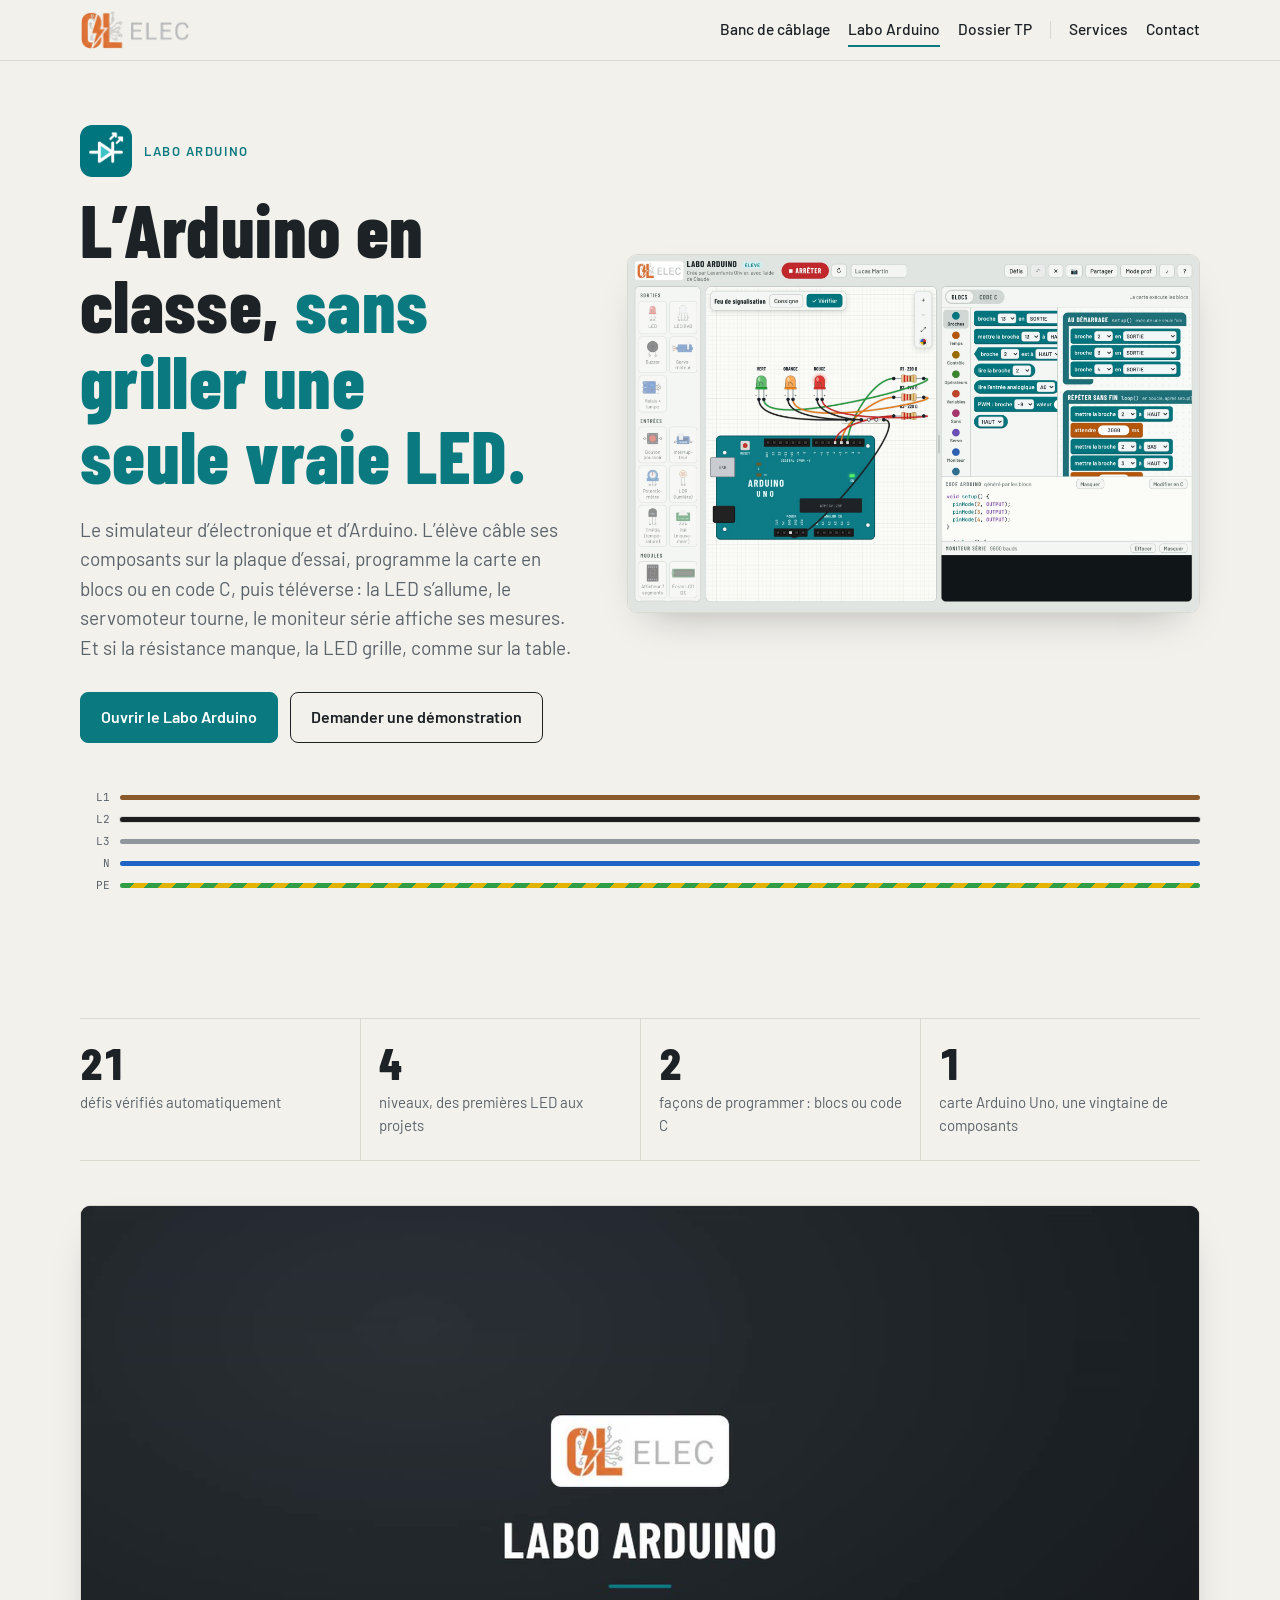
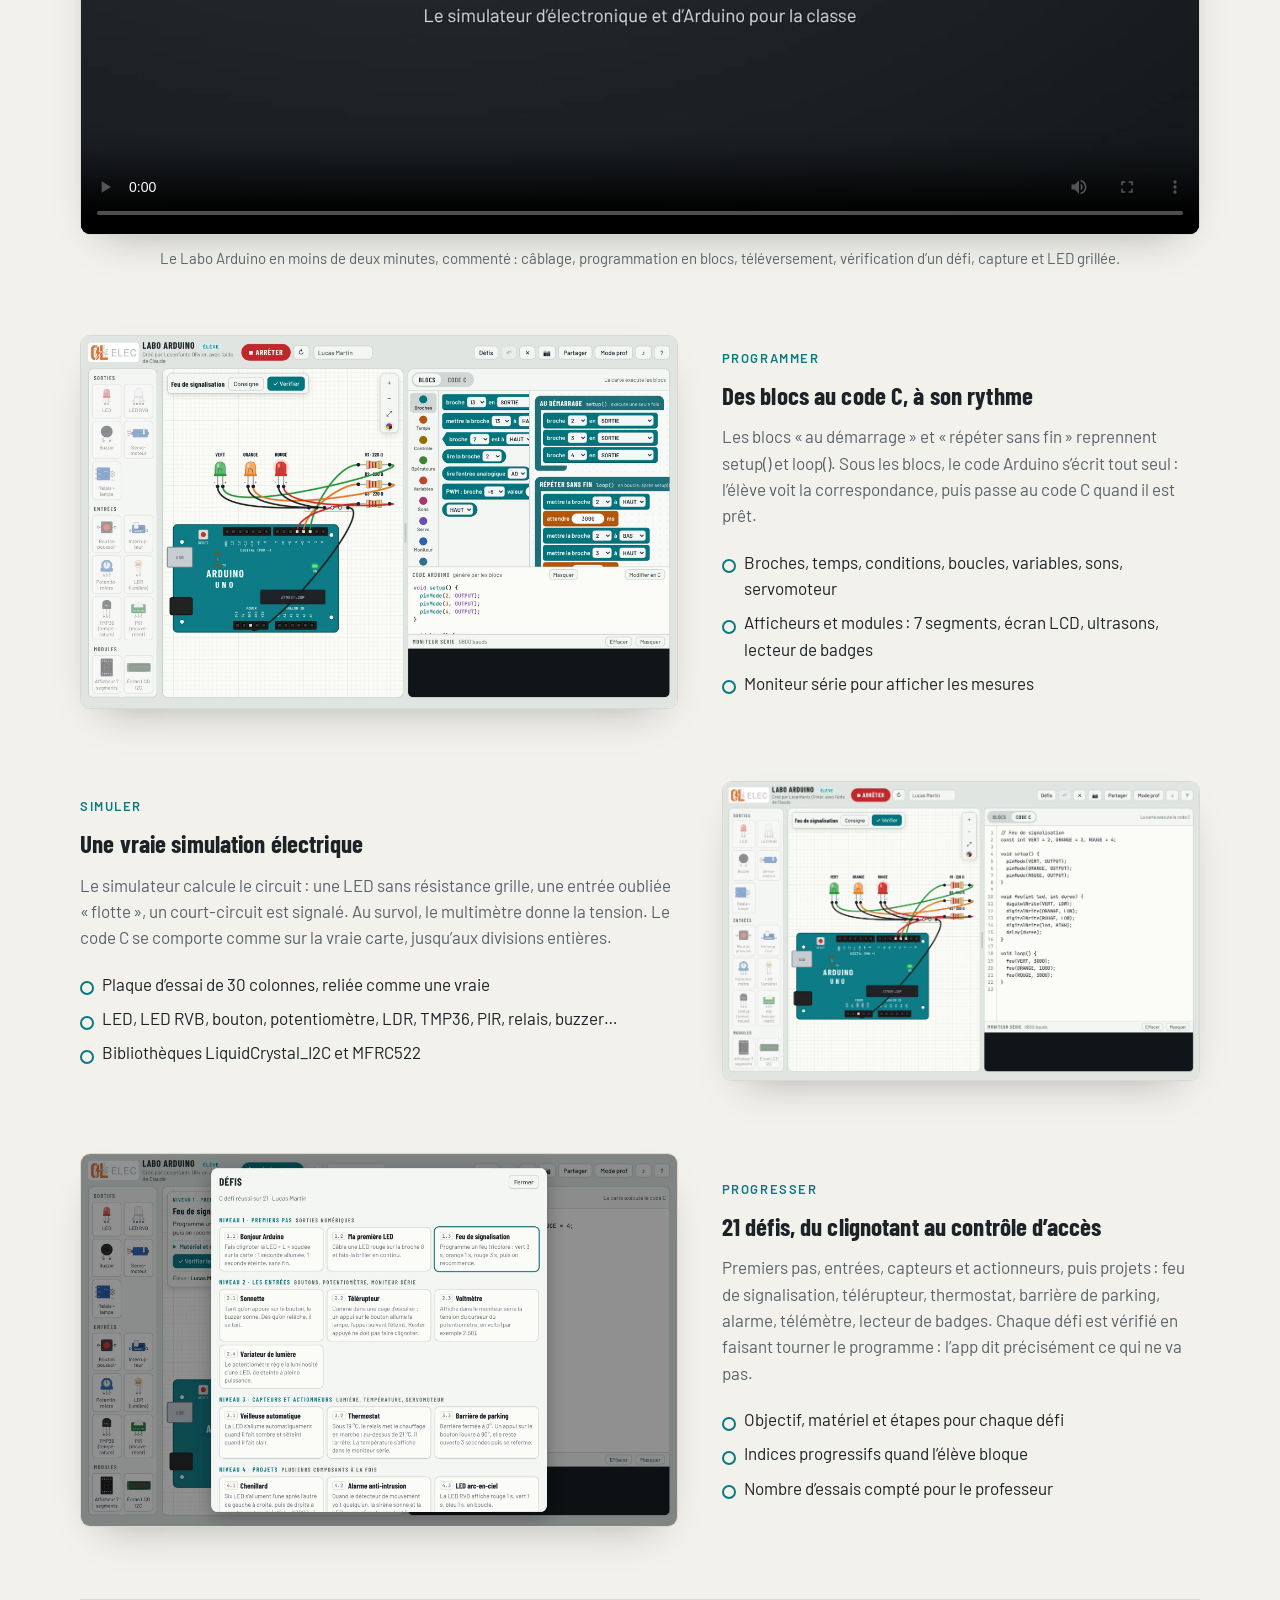
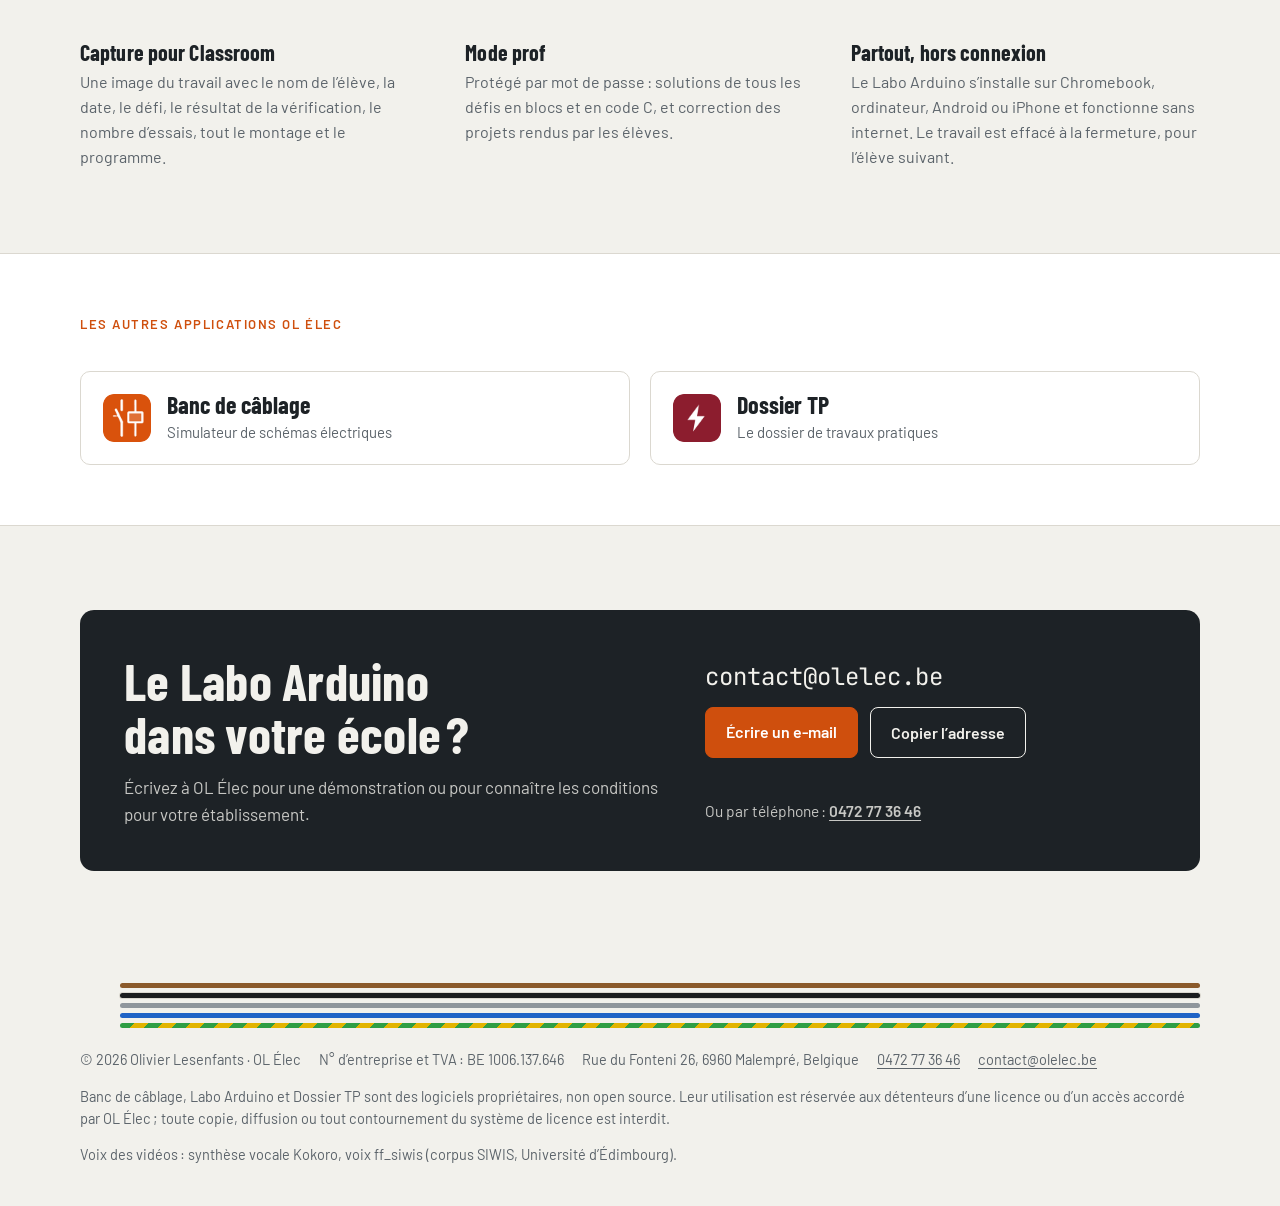
<file: labo-arduino.html>
<!doctype html>
<html lang="fr-BE">
<head>
<meta charset="utf-8">
<meta name="viewport" content="width=device-width, initial-scale=1, viewport-fit=cover">
<title>Labo Arduino · OL Élec</title>
<meta name="description" content="Labo Arduino, simulateur d’électronique et d’Arduino : câblage sur plaque d’essai, programmation en blocs ou en code C, 21 défis vérifiés automatiquement.">
<link rel="icon" type="image/png" href="img/icon-labo.png">
<link rel="preconnect" href="https://fonts.googleapis.com">
<link rel="preconnect" href="https://fonts.gstatic.com" crossorigin>
<link rel="stylesheet" href="https://fonts.googleapis.com/css2?family=Barlow:wght@400;500;600&family=Barlow+Condensed:wght@600;700;800&family=JetBrains+Mono:wght@500&display=swap">
<link rel="stylesheet" href="css/site.css?v=4">
</head>
<body class="p-labo">

<header class="top">
  <div class="wrap">
    <a class="brand" href="index.html" aria-label="OL Élec, page d’accueil"><img src="img/olelec-logo.png?v=4" width="447" height="162" alt="OL Élec"></a>
    <nav class="nav" aria-label="Pages">
      <a href="banc-de-cablage.html">Banc de câblage</a>
      <a href="labo-arduino.html" aria-current="page">Labo Arduino</a>
      <a href="dossier-tp.html">Dossier TP</a>
      <span class="sep" aria-hidden="true"></span>
      <a href="index.html#services">Services</a>
      <a href="#contact">Contact</a>
    </nav>
  </div>
</header>

<main>

<div class="hero">
  <div class="wrap">
    <div>
      <div class="app-id"><img src="img/icon-labo.png" width="128" height="128" alt=""><div class="eyebrow">Labo Arduino</div></div>
      <h1>L’Arduino en classe, <em>sans griller une seule vraie LED.</em></h1>
      <p class="lead">Le simulateur d’électronique et d’Arduino. L’élève câble ses composants sur la plaque d’essai, programme la carte en blocs ou en code C, puis téléverse : la LED s’allume, le servomoteur tourne, le moniteur série affiche ses mesures. Et si la résistance manque, la LED grille, comme sur la table.</p>
      <div class="ctas">
        <a class="btn primary" href="https://olivier7887.github.io/Labo-Arduino/" target="_blank" rel="noopener">Ouvrir le Labo Arduino</a>
        <a class="btn" href="#contact">Demander une démonstration</a>
      </div>
    </div>
    <div class="shot"><img src="img/labo-blocs.jpg" width="2160" height="1350" alt="Le Labo Arduino : un feu de signalisation câblé avec trois LED et leurs résistances, programmé en blocs ; la LED rouge est allumée."></div>
  </div>
</div>

<div class="harness" aria-hidden="true">
  <div class="wrap">
    <div class="wire w1"><span>L1</span><i></i></div>
    <div class="wire w2"><span>L2</span><i></i></div>
    <div class="wire w3"><span>L3</span><i></i></div>
    <div class="wire w4"><span>N</span><i></i></div>
    <div class="wire w5"><span>PE</span><i></i></div>
  </div>
</div>

<section>
  <div class="wrap">
    <div class="facts">
      <div class="fact"><b>21</b><span>défis vérifiés automatiquement</span></div>
      <div class="fact"><b>4</b><span>niveaux, des premières LED aux projets</span></div>
      <div class="fact"><b>2</b><span>façons de programmer : blocs ou code C</span></div>
      <div class="fact"><b>1</b><span>carte Arduino Uno, une vingtaine de composants</span></div>
    </div>

    <figure class="vid">
      <div class="shot"><video controls preload="metadata" playsinline poster="img/video-labo.jpg" width="1920" height="1080"><source src="video/labo-arduino.mp4" type="video/mp4">Votre navigateur ne lit pas cette vidéo : <a href="video/labo-arduino.mp4">téléchargez-la</a>.</video></div>
      <figcaption>Le Labo Arduino en moins de deux minutes, commenté : câblage, programmation en blocs, téléversement, vérification d’un défi, capture et LED grillée.</figcaption>
    </figure>
    <div class="rows">
      <div class="row">
        <div class="shot"><img src="img/labo-blocs.jpg" width="2160" height="1350" alt="Programmation en blocs du feu de signalisation, avec le code Arduino généré en dessous."></div>
        <div class="txt">
          <div class="eyebrow">Programmer</div>
          <h3>Des blocs au code C, à son rythme</h3>
          <p>Les blocs « au démarrage » et « répéter sans fin » reprennent setup() et loop(). Sous les blocs, le code Arduino s’écrit tout seul : l’élève voit la correspondance, puis passe au code C quand il est prêt.</p>
          <ul class="ticks">
            <li>Broches, temps, conditions, boucles, variables, sons, servomoteur</li>
            <li>Afficheurs et modules : 7 segments, écran LCD, ultrasons, lecteur de badges</li>
            <li>Moniteur série pour afficher les mesures</li>
          </ul>
        </div>
      </div>
      <div class="row flip">
        <div class="shot"><img src="img/labo-code.jpg" width="2160" height="1350" alt="Le même feu de signalisation programmé en code C, en cours d’exécution."></div>
        <div class="txt">
          <div class="eyebrow">Simuler</div>
          <h3>Une vraie simulation électrique</h3>
          <p>Le simulateur calcule le circuit : une LED sans résistance grille, une entrée oubliée « flotte », un court-circuit est signalé. Au survol, le multimètre donne la tension. Le code C se comporte comme sur la vraie carte, jusqu’aux divisions entières.</p>
          <ul class="ticks">
            <li>Plaque d’essai de 30 colonnes, reliée comme une vraie</li>
            <li>LED, LED RVB, bouton, potentiomètre, LDR, TMP36, PIR, relais, buzzer…</li>
            <li>Bibliothèques LiquidCrystal_I2C et MFRC522</li>
          </ul>
        </div>
      </div>
      <div class="row">
        <div class="shot"><img src="img/labo-defis.jpg" width="2160" height="1350" alt="La liste des défis du Labo Arduino, répartis sur quatre niveaux."></div>
        <div class="txt">
          <div class="eyebrow">Progresser</div>
          <h3>21 défis, du clignotant au contrôle d’accès</h3>
          <p>Premiers pas, entrées, capteurs et actionneurs, puis projets : feu de signalisation, télérupteur, thermostat, barrière de parking, alarme, télémètre, lecteur de badges. Chaque défi est vérifié en faisant tourner le programme : l’app dit précisément ce qui ne va pas.</p>
          <ul class="ticks">
            <li>Objectif, matériel et étapes pour chaque défi</li>
            <li>Indices progressifs quand l’élève bloque</li>
            <li>Nombre d’essais compté pour le professeur</li>
          </ul>
        </div>
      </div>
    </div>

    <div class="also">
      <div><h3>Capture pour Classroom</h3><p>Une image du travail avec le nom de l’élève, la date, le défi, le résultat de la vérification, le nombre d’essais, tout le montage et le programme.</p></div>
      <div><h3>Mode prof</h3><p>Protégé par mot de passe : solutions de tous les défis en blocs et en code C, et correction des projets rendus par les élèves.</p></div>
      <div><h3>Partout, hors connexion</h3><p>Le Labo Arduino s’installe sur Chromebook, ordinateur, Android ou iPhone et fonctionne sans internet. Le travail est effacé à la fermeture, pour l’élève suivant.</p></div>
    </div>
  </div>
</section>

<section class="band" style="padding-block:60px">
  <div class="wrap">
    <div class="sec-head"><div class="eyebrow" style="color:var(--accent)">Les autres applications OL Élec</div></div>
    <div class="more"><a class="c-banc" href="banc-de-cablage.html"><img src="img/icon-banc.png" width="128" height="128" alt=""><div><b>Banc de câblage</b><span>Simulateur de schémas électriques</span></div></a><a class="c-dossier" href="dossier-tp.html"><img src="img/icon-dossier.png" width="128" height="128" alt=""><div><b>Dossier TP</b><span>Le dossier de travaux pratiques</span></div></a></div>
  </div>
</section>

<section id="contact" class="contact">
  <div class="wrap">
    <div class="box">
      <div>
        <h2>Le Labo Arduino dans votre école ?</h2>
        <p>Écrivez à OL Élec pour une démonstration ou pour connaître les conditions pour votre établissement.</p>
      </div>
      <div class="mail">
        <code id="mailAddr">contact@olelec.be</code>
        <div class="ctas" style="margin-top:0">
          <a class="btn primary" href="mailto:contact@olelec.be?subject=Labo%20Arduino">Écrire un e-mail</a>
          <button class="btn" id="copyMail" type="button">Copier l’adresse</button>
        </div>
        <div class="copied" id="copied" aria-live="polite"></div>
        <p class="tel">Ou par téléphone : <a href="tel:+32472773646">0472 77 36 46</a></p>
      </div>
    </div>
  </div>
</section>
</main>

<footer>
  <div class="harness" aria-hidden="true" style="padding:0 0 20px">
    <div class="wrap">
      <div class="wire w1"><span></span><i></i></div><div class="wire w2"><span></span><i></i></div><div class="wire w3"><span></span><i></i></div><div class="wire w4"><span></span><i></i></div><div class="wire w5"><span></span><i></i></div>
    </div>
  </div>
  <div class="wrap">
    <div class="legal">
      <span>© 2026 Olivier Lesenfants · OL Élec</span>
      <span>N° d’entreprise et TVA : BE 1006.137.646</span>
      <span>Rue du Fonteni 26, 6960 Malempré, Belgique</span>
      <span><a href="tel:+32472773646">0472 77 36 46</a></span>
      <span><a href="mailto:contact@olelec.be">contact@olelec.be</a></span>
    </div>
    <p>Banc de câblage, Labo Arduino et Dossier TP sont des logiciels propriétaires, non open source. Leur utilisation est réservée aux détenteurs d’une licence ou d’un accès accordé par OL Élec ; toute copie, diffusion ou tout contournement du système de licence est interdit.</p>
    <p>Voix des vidéos : synthèse vocale Kokoro, voix ff_siwis (corpus SIWIS, Université d’Édimbourg).</p>
  </div>
</footer>

<script>
(function(){
  var b = document.getElementById('copyMail'), out = document.getElementById('copied'), addr = 'contact@olelec.be';
  if(!b) return;
  b.addEventListener('click', function(){
    var done = function(){ out.textContent = 'Adresse copiée.'; };
    var fail = function(){ var r = document.createRange(); r.selectNodeContents(document.getElementById('mailAddr')); var s = window.getSelection(); s.removeAllRanges(); s.addRange(r); out.textContent = 'Adresse sélectionnée : copiez-la avec Ctrl+C.'; };
    try{ navigator.clipboard.writeText(addr).then(done, fail); }catch(e){ fail(); }
  });
})();
</script>
</body>
</html>
</file>
<file: css/site.css>
/* OL Élec — feuille commune aux quatre pages.
   Une colonne éditoriale ; le faisceau de conducteurs (L1 L2 L3 N PE) traverse chaque page sous l’en-tête et ferme le pied de page.
   Chaque page d’application reçoit sa couleur (--app) tirée de l’icône de l’app ; l’orange OL Élec reste la couleur du site. */
:root{
  --bg:#f2f1ec; --surface:#ffffff; --ink:#1d2226; --muted:#5b636a; --line:#dbd8d0;
  --accent:#cf4f0d; --accent-soft:#f9e1d2; --accent-ink:#ffffff;
  --app:var(--accent); --app-soft:var(--accent-soft);
  --w-brun:#8b5a2b; --w-noir:#1b1d1f; --w-gris:#8f969c; --w-bleu:#1f63c6; --w-vert:#2f9e44; --w-jaune:#e2b400;
  --display:'Barlow Condensed','Arial Narrow',sans-serif;
  --body:'Barlow',system-ui,-apple-system,'Segoe UI',sans-serif;
  --mono:'JetBrains Mono',ui-monospace,Menlo,monospace;
  --radius:10px;
}
body.p-labo{--app:#0b7a80; --app-soft:#d6eeee}
body.p-dossier{--app:#8c1d2f; --app-soft:#f3dde1}
@media (prefers-color-scheme: dark){ :root:not([data-theme="light"]){
  --bg:#141719; --surface:#1c2023; --ink:#ecebe6; --muted:#a2a8ad; --line:#2d3236;
  --accent:#ff7a33; --accent-soft:#3a2415; --accent-ink:#1a0c04; --w-noir:#050607; --w-gris:#9aa1a7; color-scheme:dark }
  :root:not([data-theme="light"]) body.p-labo{--app:#3cc3c9; --app-soft:#123234}
  :root:not([data-theme="light"]) body.p-dossier{--app:#ec6b80; --app-soft:#3a1820} }
:root[data-theme="dark"]{
  --bg:#141719; --surface:#1c2023; --ink:#ecebe6; --muted:#a2a8ad; --line:#2d3236;
  --accent:#ff7a33; --accent-soft:#3a2415; --accent-ink:#1a0c04; --w-noir:#050607; --w-gris:#9aa1a7; color-scheme:dark }
:root[data-theme="dark"] body.p-labo{--app:#3cc3c9; --app-soft:#123234}
:root[data-theme="dark"] body.p-dossier{--app:#ec6b80; --app-soft:#3a1820}

*{box-sizing:border-box}
html{scroll-behavior:smooth}
@media (prefers-reduced-motion: reduce){ html{scroll-behavior:auto} *{transition:none!important;animation:none!important} }
body{margin:0;background:var(--bg);color:var(--ink);font-family:var(--body);font-size:17px;line-height:1.55;-webkit-font-smoothing:antialiased}
img{max-width:100%;display:block}
a{color:var(--accent);text-underline-offset:3px}
a:focus-visible,button:focus-visible{outline:3px solid var(--accent);outline-offset:3px;border-radius:6px}
.wrap{max-width:1160px;margin:0 auto;padding-left:max(20px, env(safe-area-inset-left, 0px));padding-right:max(20px, env(safe-area-inset-right, 0px))}
h1,h2,h3{font-family:var(--display);font-weight:700;line-height:1.02;letter-spacing:.005em;text-wrap:balance;margin:0}
h2{font-size:clamp(34px,4.6vw,52px)}
h3{font-size:25px;line-height:1.1}
p{margin:0}
.eyebrow{font-family:var(--body);font-weight:600;font-size:13px;letter-spacing:.12em;text-transform:uppercase;color:var(--app)}
.mono{font-family:var(--mono);font-size:.82em}

/* en-tête */
.top{position:sticky;top:env(safe-area-inset-top, 0px);z-index:10;background:color-mix(in srgb, var(--bg) 90%, transparent);backdrop-filter:blur(8px);border-bottom:1px solid var(--line)}
.top .wrap{display:flex;align-items:center;justify-content:space-between;gap:10px 20px;padding-block:10px;flex-wrap:wrap}
.brand{display:flex;align-items:center;text-decoration:none;color:var(--ink)}
.brand img{height:40px;width:auto}
.nav{display:flex;gap:4px 18px;flex-wrap:wrap;align-items:center}
.nav a{color:var(--ink);text-decoration:none;font-weight:500;font-size:15.5px;padding-block:4px;border-bottom:2px solid transparent}
.nav a:hover{color:var(--accent)}
.nav a[aria-current="page"]{border-bottom-color:var(--app);color:var(--ink)}
.nav .sep{width:1px;height:18px;background:var(--line)}

/* hero */
.hero .wrap{display:grid;grid-template-columns:minmax(0,1fr) minmax(0,1.15fr);gap:48px;align-items:center;padding-block:64px 40px}
.hero h1{font-size:clamp(44px,5.8vw,74px);font-weight:800;margin-top:14px}
.hero h1 em{font-style:normal;color:var(--app)}
.hero .lead{font-size:19px;color:var(--muted);margin-top:22px;max-width:34em}
.app-id{display:flex;align-items:center;gap:12px}
.app-id img{width:52px;height:52px;border-radius:12px}
.ctas{display:flex;gap:12px;flex-wrap:wrap;margin-top:30px}
.btn{display:inline-flex;align-items:center;gap:8px;padding:12px 20px;border-radius:8px;font-weight:600;font-size:16px;text-decoration:none;border:1.5px solid var(--ink);color:var(--ink);background:transparent;cursor:pointer;font-family:var(--body)}
.btn.primary{background:var(--app);border-color:var(--app);color:#fff}
:root[data-theme="dark"] .btn.primary{color:#111}
@media (prefers-color-scheme: dark){ :root:not([data-theme="light"]) .btn.primary{color:#111} }
.btn:hover{transform:translateY(-1px)}
.shot{border-radius:var(--radius);border:1px solid var(--line);background:var(--surface);box-shadow:0 18px 40px -22px rgba(20,24,28,.35);overflow:hidden}
.shot img{width:100%;height:auto}

/* faisceau */
.harness{padding-block:6px 0}
.harness .wrap{display:grid;gap:5px}
.wire{display:grid;grid-template-columns:30px 1fr;align-items:center;gap:10px}
.wire span{font-family:var(--mono);font-size:11px;color:var(--muted);text-align:right}
.wire i{height:5px;border-radius:3px;display:block}
.w1 i{background:var(--w-brun)} .w2 i{background:var(--w-noir);box-shadow:0 0 0 1px var(--line)} .w3 i{background:var(--w-gris)} .w4 i{background:var(--w-bleu)}
.w5 i{background:repeating-linear-gradient(135deg,var(--w-vert) 0 10px,var(--w-jaune) 10px 20px)}

section{padding-block:84px}
.sec-head{display:grid;gap:14px;max-width:46em}
.sec-head p{color:var(--muted);font-size:18px}

/* faits */
.facts{display:grid;grid-template-columns:repeat(4,minmax(0,1fr));gap:0;margin-top:40px;border-top:1px solid var(--line);border-bottom:1px solid var(--line)}
.fact{padding:22px 18px;border-left:1px solid var(--line)}
.fact:first-child{border-left:0;padding-left:0}
.fact b{display:block;font-family:var(--display);font-size:44px;font-weight:800;line-height:1;font-variant-numeric:tabular-nums}
.fact span{display:block;color:var(--muted);font-size:15px;margin-top:6px}

/* vidéo */
.vid{margin:44px 0 0}
.vid video{display:block;width:100%;height:auto;background:#15191c}
.vid figcaption{margin-top:12px;color:var(--muted);font-size:15px;text-align:center}

/* lignes image + texte */
.rows{display:grid;gap:72px;margin-top:64px}
.row{display:grid;grid-template-columns:minmax(0,1.25fr) minmax(0,1fr);gap:44px;align-items:center}
.row.flip .shot{order:2}
.row .txt{display:grid;gap:14px;min-width:0}
.row .txt p{color:var(--muted)}
.ticks{list-style:none;margin:6px 0 0;padding:0;display:grid;gap:8px}
.ticks li{padding-left:22px;position:relative}
.ticks li::before{content:"";position:absolute;left:0;top:.62em;width:10px;height:10px;border-radius:50%;border:2px solid var(--app)}

/* trois colonnes de points forts */
.also{display:grid;grid-template-columns:repeat(3,minmax(0,1fr));gap:28px 36px;margin-top:72px;padding-top:40px;border-top:1px solid var(--line)}
.also div{display:grid;gap:6px;min-width:0;align-content:start}
.also h3{font-size:22px}
.also p{color:var(--muted);font-size:16px}

/* téléphone */
.phone-row{display:grid;grid-template-columns:auto minmax(0,1fr);gap:48px;align-items:center;margin-top:72px}
.phone{width:240px;max-width:100%;border-radius:34px;padding:9px;background:#15181b;box-shadow:0 20px 40px -20px rgba(0,0,0,.45)}
.phone img{border-radius:26px;width:100%;height:auto}

/* bandeau clair (licences, services) */
.band{background:var(--surface);border-top:1px solid var(--line);border-bottom:1px solid var(--line)}
.plans{display:grid;grid-template-columns:repeat(3,minmax(0,1fr));gap:20px;margin-top:44px}
.plan{border:1px solid var(--line);border-radius:var(--radius);padding:26px;display:grid;gap:12px;align-content:start;background:var(--bg)}
.plan.key{border:2px solid var(--app)}
.plan .tag{font-family:var(--mono);font-size:12px;color:var(--muted)}
.plan h3{font-size:30px}
.plan p{color:var(--muted);font-size:16px}
.note{margin-top:28px;color:var(--muted)}

/* accueil : les trois applications */
.apps{display:grid;gap:22px;margin-top:44px}
.app-card{display:grid;grid-template-columns:minmax(0,1fr) minmax(0,1.2fr);gap:0;border:1px solid var(--line);border-radius:14px;overflow:hidden;background:var(--surface);text-decoration:none;color:var(--ink);transition:border-color .15s, transform .15s}
.app-card:hover{border-color:var(--c);transform:translateY(-2px)}
.app-card .txt{padding:30px 32px;display:grid;gap:12px;align-content:center;border-left:6px solid var(--c)}
.app-card .app-id img{width:44px;height:44px;border-radius:10px}
.app-card h3{font-size:34px}
.app-card p{color:var(--muted)}
.app-card .who{font-family:var(--mono);font-size:12.5px;color:var(--muted)}
.app-card .go{font-weight:600;color:var(--c)}
.app-card .pic{background:var(--bg);border-left:1px solid var(--line);display:flex;align-items:center}
.app-card .pic img{width:100%;height:100%;object-fit:cover;object-position:left top}
.c-banc{--c:#d4570f} .c-labo{--c:#0b7a80} .c-dossier{--c:#8c1d2f}
@media (prefers-color-scheme: dark){ :root:not([data-theme="light"]) .c-banc{--c:#ff7a33} :root:not([data-theme="light"]) .c-labo{--c:#3cc3c9} :root:not([data-theme="light"]) .c-dossier{--c:#ec6b80} }
:root[data-theme="dark"] .c-banc{--c:#ff7a33} :root[data-theme="dark"] .c-labo{--c:#3cc3c9} :root[data-theme="dark"] .c-dossier{--c:#ec6b80}

/* accueil : services */
.services{display:grid;grid-template-columns:repeat(3,minmax(0,1fr));gap:20px;margin-top:44px}
.svc{border:1px solid var(--line);border-radius:var(--radius);padding:28px;display:grid;gap:12px;align-content:start;background:var(--bg)}
.svc svg{width:44px;height:44px;color:var(--accent)}
.svc h3{font-size:28px}
.svc p{color:var(--muted);font-size:16px}
.svc .ticks{font-size:15.5px}
.svc .ticks li::before{border-color:var(--accent)}

/* à propos */
.about .wrap{display:grid;grid-template-columns:minmax(0,1fr) minmax(0,1fr);gap:56px}
.about p{color:var(--muted);margin-top:16px}
.callout{border:1px dashed var(--line);border-radius:var(--radius);padding:28px;display:grid;gap:12px;align-content:start}

/* autres applications (bas des pages d’app) */
.more{display:grid;grid-template-columns:repeat(2,minmax(0,1fr));gap:20px;margin-top:36px}
.more a{display:flex;gap:16px;align-items:center;padding:20px 22px;border:1px solid var(--line);border-radius:var(--radius);background:var(--surface);text-decoration:none;color:var(--ink)}
.more a:hover{border-color:var(--c)}
.more img{width:48px;height:48px;border-radius:11px;flex:none}
.more b{font-family:var(--display);font-size:24px;display:block;line-height:1.1}
.more span{color:var(--muted);font-size:15px}

/* contact */
.contact .box{display:grid;grid-template-columns:minmax(0,1.2fr) minmax(0,1fr);gap:40px;align-items:center;border-radius:14px;padding:44px;background:var(--ink);color:var(--bg)}
.contact h2{color:var(--bg)}
.contact p{opacity:.8;margin-top:14px}
.mail{display:grid;gap:12px;justify-items:start}
.mail code{font-family:var(--mono);font-size:clamp(18px,2.2vw,24px);user-select:all;word-break:break-all}
.mail .btn{border-color:var(--bg);color:var(--bg)}
.mail .btn.primary{background:var(--accent);border-color:var(--accent);color:var(--accent-ink)}
.copied{font-size:14px;opacity:.85;min-height:1.2em}
.mail .tel{margin:0;font-size:15.5px}
.mail .tel a{color:inherit;font-weight:600}

footer{padding-block:28px 40px;color:var(--muted);font-size:14.5px}
footer .wrap{display:grid;gap:14px}
footer .legal{display:flex;flex-wrap:wrap;gap:6px 18px}
footer .legal a{color:inherit}

@media (max-width:900px){
  .hero .wrap,.row,.about .wrap,.contact .box,.app-card{grid-template-columns:minmax(0,1fr)}
  .app-card .pic{border-left:0;border-top:1px solid var(--line);order:-1}
  .app-card .txt{border-left:0;border-top:6px solid var(--c);padding:24px}
  .row.flip .shot{order:0}
  .also,.plans,.services,.more{grid-template-columns:minmax(0,1fr)}
  .facts{grid-template-columns:repeat(2,minmax(0,1fr))}
  .fact:nth-child(3){border-left:0;padding-left:0}
  .fact:nth-child(n+3){border-top:1px solid var(--line)}
  .phone-row{grid-template-columns:minmax(0,1fr)}
  .phone{margin:0 auto}
  section{padding-block:60px}
  .contact .box{padding:28px}
}
@media (max-width:620px){ .nav{gap:2px 14px} .nav a{font-size:14.5px} .nav .sep{display:none} .brand img{height:34px} .hero .wrap{padding-block:40px 28px} .fact b{font-size:38px} }

/* accueil : trois captures superposées */
.stack{position:relative;aspect-ratio:16/12.4}
.stack .shot{position:absolute;width:74%}
.stack .s1{left:0;top:0}
.stack .s2{right:0;top:18%}
.stack .s3{left:11%;bottom:0}
.app-card .pic img{aspect-ratio:16/10}
@media (max-width:620px){ .top{position:static} }
</file>
